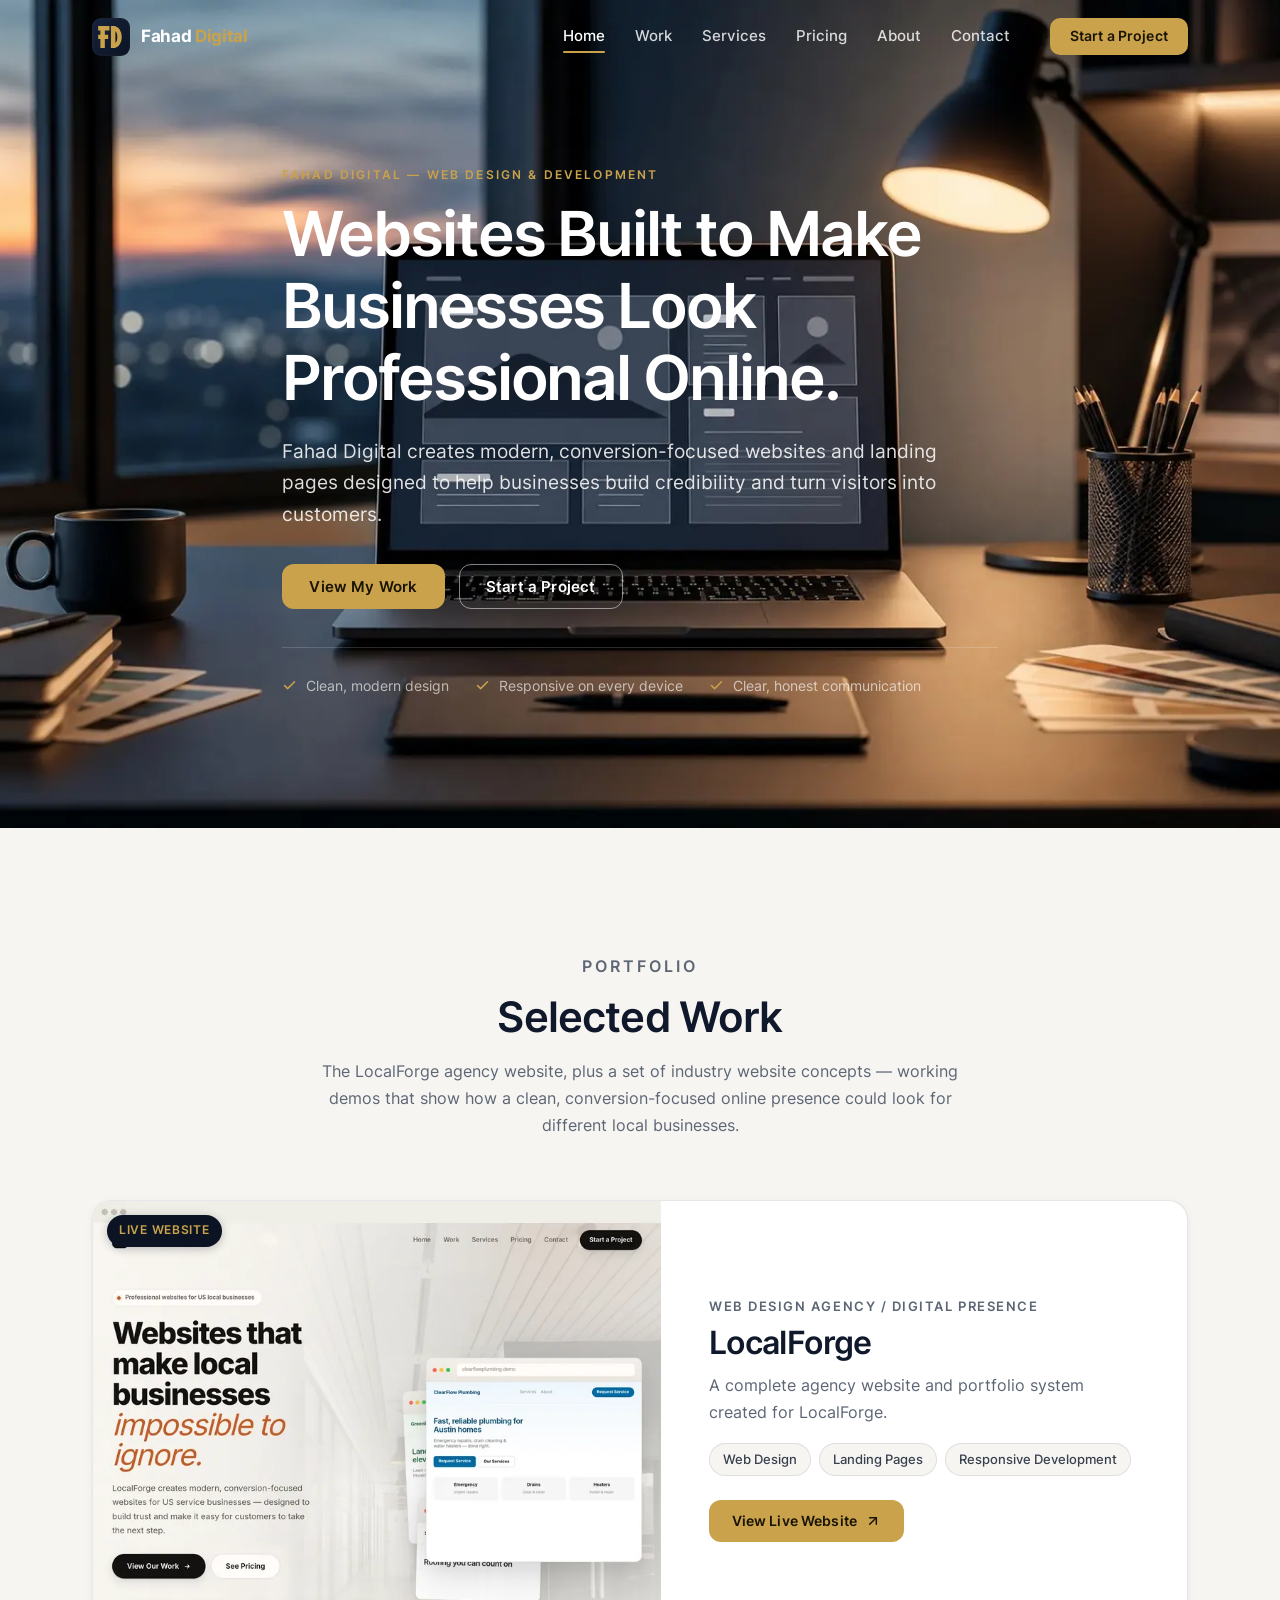
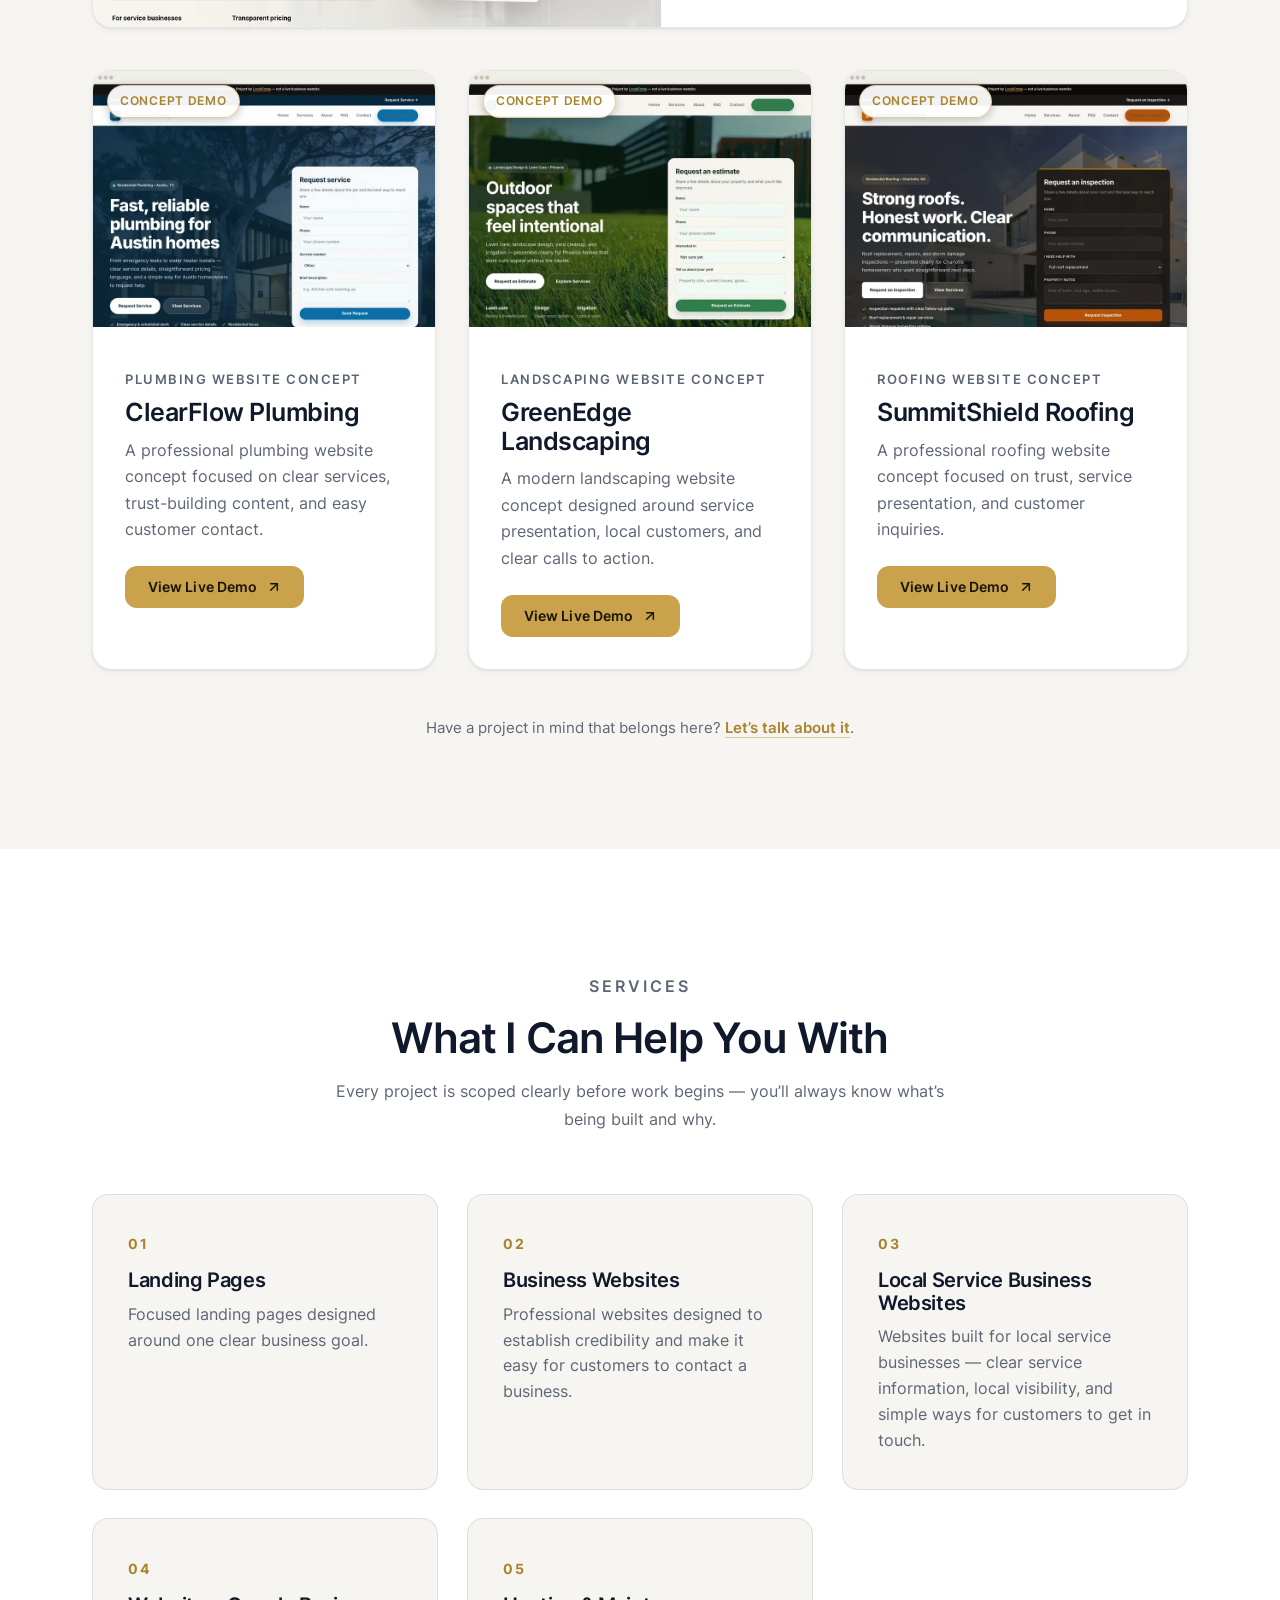
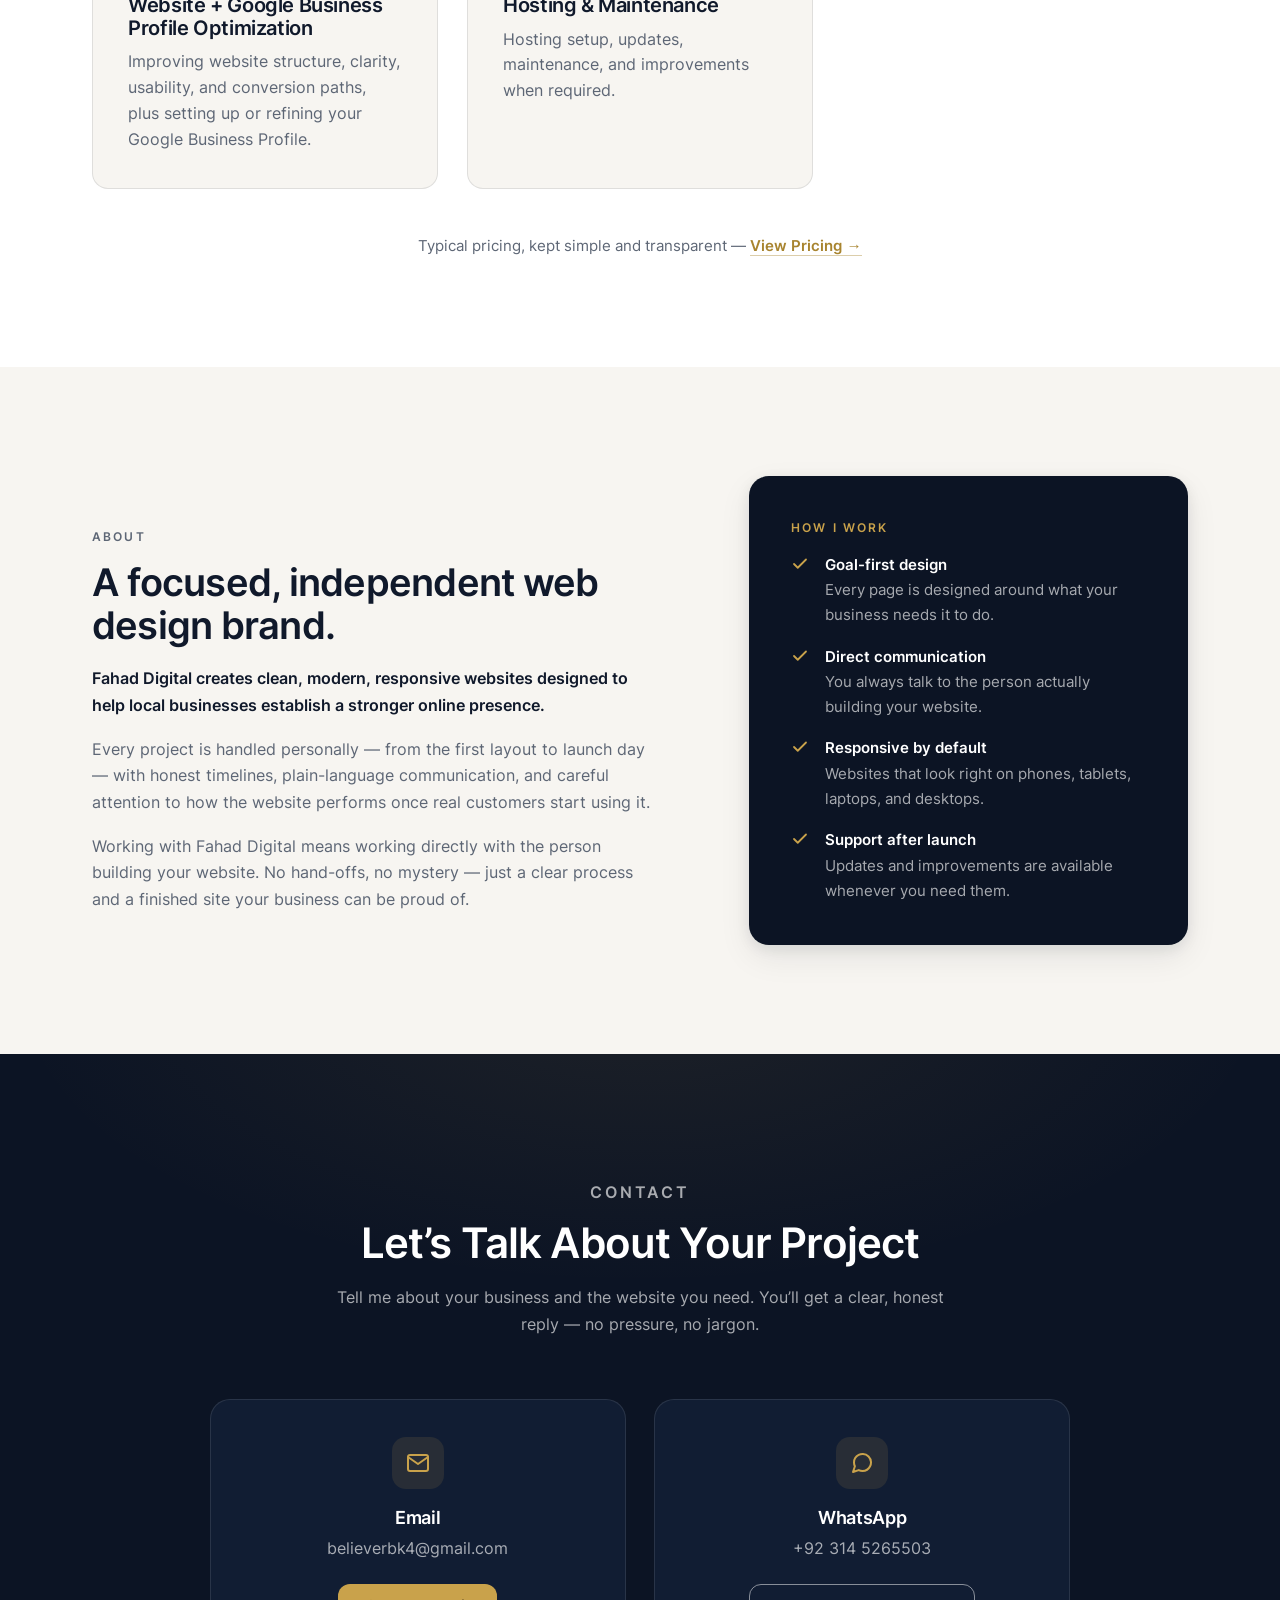
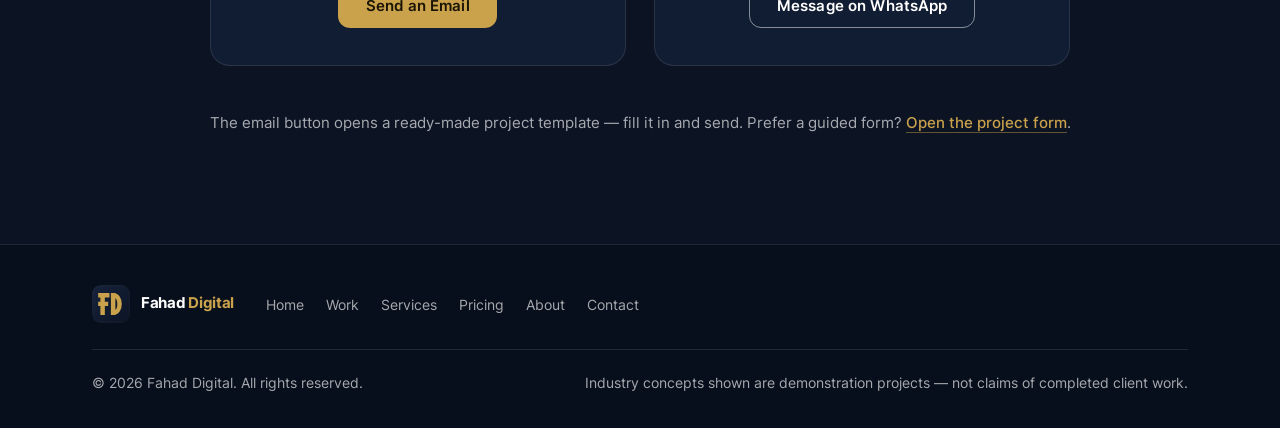
<file: fahaddigital/index.html>
<!DOCTYPE html>
<html lang="en">
<head>
  <meta charset="UTF-8">
  <meta name="viewport" content="width=device-width, initial-scale=1.0">

  <!-- Primary SEO -->
  <title>Fahad Digital — Professional Web Design & Business Websites</title>

  <meta
    name="description"
    content="Fahad Digital creates professional, modern, responsive business websites, landing pages, and conversion-focused web experiences for businesses and local service brands."
  >

  <meta name="robots" content="index, follow">
  <meta name="author" content="Fahad Digital">
  <meta name="theme-color" content="#0c1424">

  <!-- Optional legacy keyword metadata -->
  <!-- Google does not use meta keywords for rankings, but this can help
       other tools understand the site's primary topics. -->
  <meta
    name="keywords"
    content="Fahad Digital, web design, professional web design, business website design, website development, landing page design, responsive web design, custom website design, modern business websites, conversion-focused websites, local business websites, small business web design, website redesign"
  >

  <!-- Canonical URL -->
  <link
    rel="canonical"
    href="https://fahaddigital.vercel.app/"
  >

  <!-- Open Graph / Facebook / LinkedIn -->
  <meta property="og:type" content="website">
  <meta property="og:site_name" content="Fahad Digital">

  <meta
    property="og:title"
    content="Fahad Digital — Professional Web Design & Business Websites"
  >

  <meta
    property="og:description"
    content="Professional, modern and responsive websites, landing pages, and conversion-focused web experiences by Fahad Digital."
  >

  <meta
    property="og:url"
    content="https://fahaddigital.vercel.app/"
  >

  <meta
    property="og:image"
    content="https://fahaddigital.vercel.app/assets/img/og-image.jpg"
  >

  <meta property="og:image:width" content="1200">
  <meta property="og:image:height" content="630">

  <meta
    property="og:image:alt"
    content="Fahad Digital — Professional Web Design"
  >

  <meta property="og:locale" content="en_US">

  <!-- Google Search Console -->
  <meta
    name="google-site-verification"
    content="b0sYwV6HYARf01KJJnlYs-hqQFMCKKGSpa9C9MmKrk0"
  >

  <!-- Twitter / X -->
  <meta name="twitter:card" content="summary_large_image">

  <meta
    name="twitter:title"
    content="Fahad Digital — Professional Web Design & Business Websites"
  >

  <meta
    name="twitter:description"
    content="Professional, modern and responsive websites, landing pages, and conversion-focused web experiences by Fahad Digital."
  >

  <meta
    name="twitter:image"
    content="https://fahaddigital.vercel.app/assets/img/og-image.jpg"
  >

  <meta
    name="twitter:image:alt"
    content="Fahad Digital — Professional Web Design"
  >

 <!-- Favicons / App Icons -->
<link
  rel="icon"
  href="assets/img/favicon.ico"
  sizes="any"
>

<link
  rel="icon"
  type="image/svg+xml"
  href="assets/img/logo.svg"
>

<link
  rel="icon"
  type="image/png"
  sizes="32x32"
  href="assets/img/favicon-32x32.png"
>

<link
  rel="icon"
  type="image/png"
  sizes="16x16"
  href="assets/img/favicon-16x16.png"
>

<link
  rel="apple-touch-icon"
  sizes="180x180"
  href="assets/img/apple-touch-icon.png"
>

<link
  rel="manifest"
  href="assets/img/site.webmanifest"
>

<!-- Fonts -->
<link rel="preconnect" href="https://fonts.googleapis.com">

<link
  rel="preconnect"
  href="https://fonts.gstatic.com"
  crossorigin
>

<link
  href="https://fonts.googleapis.com/css2?family=Inter:wght@400;500;600;700;800&display=swap"
  rel="stylesheet"
>
  
  <!-- Performance: Hero Image -->
  <link
    rel="preload"
    as="image"
    href="assets/img/hero-1600.webp"
    imagesrcset="
      assets/img/hero-768.webp 768w,
      assets/img/hero-1100.webp 1100w,
      assets/img/hero-1600.webp 1600w
    "
    imagesizes="100vw"
    fetchpriority="high"
  >

  <!-- Performance: Critical Fonts -->
  <link
    rel="preload"
    as="font"
    type="font/woff2"
    href="assets/fonts/inter-400.woff2"
    crossorigin
  >

  <link
    rel="preload"
    as="font"
    type="font/woff2"
    href="assets/fonts/inter-600.woff2"
    crossorigin
  >

  <!-- Structured Data / JSON-LD -->
  <script type="application/ld+json">
  {
    "@context": "https://schema.org",
    "@graph": [
      {
        "@type": "Organization",
        "@id": "https://fahaddigital.vercel.app/#organization",
        "name": "Fahad Digital",
        "url": "https://fahaddigital.vercel.app/",
        "description": "Independent web design brand creating professional, modern and responsive business websites, landing pages and conversion-focused web experiences.",
        "logo": {
          "@type": "ImageObject",
          "url": "https://fahaddigital.vercel.app/assets/favicons/logo.svg"
        }
      },
      {
        "@type": "WebSite",
        "@id": "https://fahaddigital.vercel.app/#website",
        "url": "https://fahaddigital.vercel.app/",
        "name": "Fahad Digital",
        "description": "Professional web design, business websites and landing pages by Fahad Digital.",
        "publisher": {
          "@id": "https://fahaddigital.vercel.app/#organization"
        },
        "inLanguage": "en-US"
      },
      {
        "@type": "WebPage",
        "@id": "https://fahaddigital.vercel.app/#webpage",
        "url": "https://fahaddigital.vercel.app/",
        "name": "Fahad Digital — Professional Web Design & Business Websites",
        "description": "Professional, modern and responsive websites, landing pages and conversion-focused web experiences by Fahad Digital.",
        "isPartOf": {
          "@id": "https://fahaddigital.vercel.app/#website"
        },
        "about": {
          "@id": "https://fahaddigital.vercel.app/#organization"
        },
        "inLanguage": "en-US"
      }
    ]
  }
  </script>

  <!-- Main Stylesheet -->
  <link
    rel="stylesheet"
    href="css/main.css"
  >
</head>

<body>
  <a class="skip-link" href="#main">Skip to main content</a>

  <!-- ================= Header ================= -->
  <header class="site-header">
    <div class="container header-inner">
      <a class="brand" href="#home" aria-label="Fahad Digital — back to top">
        <img class="brand-mark" src="assets/img/logo.svg" width="38" height="38" alt="Fahad Digital logo">
        <span class="brand-text">Fahad&nbsp;<em>Digital</em></span>
      </a>

      <nav class="site-nav" aria-label="Primary navigation">
        <ul>
          <li><a href="#home">Home</a></li>
          <li><a href="#work">Work</a></li>
          <li><a href="#services">Services</a></li>
          <li><a href="pricing.html">Pricing</a></li>
          <li><a href="#about">About</a></li>
          <li><a href="#contact">Contact</a></li>
        </ul>
      </nav>

      <a class="btn btn--primary btn--small header-cta" href="#contact">Start a Project</a>

      <button class="nav-toggle" type="button" aria-expanded="false" aria-controls="mobile-menu" aria-label="Open menu">
        <span class="bars" aria-hidden="true"></span>
      </button>
    </div>
  </header>

  <!-- ================= Mobile menu ================= -->
  <div class="mobile-menu" id="mobile-menu" aria-hidden="true" aria-label="Mobile navigation">
    <nav aria-label="Mobile navigation">
      <ul>
        <li><a href="#home">Home</a></li>
        <li><a href="#work">Work</a></li>
        <li><a href="#services">Services</a></li>
        <li><a href="pricing.html">Pricing</a></li>
        <li><a href="#about">About</a></li>
        <li><a href="#contact">Contact</a></li>
      </ul>
    </nav>
    <a class="btn btn--primary menu-cta" href="#contact">Start a Project</a>
    <p class="menu-contact">
      Prefer to write first?
      <a href="mailto:believerbk4@gmail.com?subject=Fahad%20Digital%20%E2%80%94%20Project%20Inquiry">believerbk4@gmail.com</a>
    </p>
  </div>

  <main id="main">
    <!-- ================= Hero ================= -->
    <section class="hero" id="home" aria-label="Introduction">
      <div class="hero-media" aria-hidden="true">
        <img src="assets/img/hero-1600.webp"
             srcset="assets/img/hero-768.webp 768w,
                     assets/img/hero-1100.webp 1100w,
                     assets/img/hero-1600.webp 1600w"
             sizes="100vw"
             width="1600" height="900"
             alt="A modern web design workspace at dusk, with a laptop displaying a clean website wireframe"
             fetchpriority="high" decoding="async">
        <div class="hero-overlay"></div>
      </div>

      <div class="container hero-inner">
        <p class="eyebrow" data-reveal>Fahad Digital — Web Design &amp; Development</p>
        <h1 data-reveal>Websites Built to Make Businesses Look Professional Online.</h1>
        <p class="hero-sub" data-reveal>
          Fahad Digital creates modern, conversion-focused websites and landing pages designed
          to help businesses build credibility and turn visitors into customers.
        </p>
        <div class="hero-actions" data-reveal>
          <a class="btn btn--primary" href="#work">View My Work</a>
          <a class="btn btn--outline-light" href="#contact">Start a Project</a>
        </div>
        <ul class="hero-points" data-reveal>
          <li>
            <svg viewBox="0 0 24 24" fill="none" stroke="currentColor" stroke-width="2.4" stroke-linecap="round" stroke-linejoin="round" aria-hidden="true"><polyline points="20 6 9 17 4 12"></polyline></svg>
            Clean, modern design
          </li>
          <li>
            <svg viewBox="0 0 24 24" fill="none" stroke="currentColor" stroke-width="2.4" stroke-linecap="round" stroke-linejoin="round" aria-hidden="true"><polyline points="20 6 9 17 4 12"></polyline></svg>
            Responsive on every device
          </li>
          <li>
            <svg viewBox="0 0 24 24" fill="none" stroke="currentColor" stroke-width="2.4" stroke-linecap="round" stroke-linejoin="round" aria-hidden="true"><polyline points="20 6 9 17 4 12"></polyline></svg>
            Clear, honest communication
          </li>
        </ul>
      </div>
    </section>

    <!-- ================= Selected Work ================= -->
    <section class="section section--work" id="work" aria-labelledby="work-heading">
      <div class="container">
        <div class="section-head" data-reveal>
          <p class="eyebrow">Portfolio</p>
          <h2 id="work-heading">Selected Work</h2>
          <p>The LocalForge agency website, plus a set of industry website concepts — working demos that show how a clean, conversion-focused online presence could look for different local businesses.</p>
        </div>

        <!-- Featured project: LocalForge -->
        <article class="project project--featured" data-reveal>
          <a class="project-media" href="https://localforgeweb.vercel.app" aria-label="Visit the LocalForge live website" target="_blank" rel="noopener noreferrer">
            <img src="assets/img/project-localforge-800.webp"
                 srcset="assets/img/project-localforge-800.webp 800w,
                         assets/img/project-localforge-1200.webp 1200w"
                 sizes="(max-width: 1023px) 100vw, 50vw"
                 width="800" height="600"
                 alt="Homepage screenshot of the LocalForge web design agency website"
                 loading="lazy" decoding="async">
            <span class="project-badge">Live Website</span>
          </a>
          <div class="project-body">
            <p class="project-cat">Web Design Agency / Digital Presence</p>
            <h3><a href="https://localforgeweb.vercel.app" target="_blank" rel="noopener noreferrer">LocalForge</a></h3>
            <p>A complete agency website and portfolio system created for LocalForge.</p>
            <ul class="chips" aria-label="Services provided">
              <li>Web Design</li>
              <li>Landing Pages</li>
              <li>Responsive Development</li>
            </ul>
            <div class="project-actions">
              <a class="btn btn--primary" href="https://localforgeweb.vercel.app" target="_blank" rel="noopener noreferrer">
                View Live Website
                <svg viewBox="0 0 24 24" fill="none" stroke="currentColor" stroke-width="2.2" stroke-linecap="round" stroke-linejoin="round" aria-hidden="true"><line x1="7" y1="17" x2="17" y2="7"></line><polyline points="7 7 17 7 17 17"></polyline></svg>
              </a>
            </div>
          </div>
        </article>

        <!-- Industry website concepts (working demos) -->
        <div class="project-grid">
          <article class="project" data-reveal>
            <a class="project-media" href="https://localforgeweb.vercel.app/demos/clearflow/index.html" aria-label="View the ClearFlow Plumbing live demo" target="_blank" rel="noopener noreferrer">
              <img src="assets/img/project-clearflow-800.webp"
                   srcset="assets/img/project-clearflow-800.webp 800w,
                           assets/img/project-clearflow-1200.webp 1200w"
                   sizes="(max-width: 640px) 100vw, (max-width: 940px) 50vw, 33vw"
                   width="800" height="600"
                   alt="Homepage screenshot of the ClearFlow Plumbing website concept demo"
                   loading="lazy" decoding="async">
              <span class="project-badge project-badge--demo">Concept Demo</span>
            </a>
            <div class="project-body">
              <p class="project-cat">Plumbing Website Concept</p>
              <h3><a href="https://localforgeweb.vercel.app/demos/clearflow/index.html" target="_blank" rel="noopener noreferrer">ClearFlow Plumbing</a></h3>
              <p>A professional plumbing website concept focused on clear services, trust-building content, and easy customer contact.</p>
              <div class="project-actions">
                <a class="btn btn--primary" href="https://localforgeweb.vercel.app/demos/clearflow/index.html" target="_blank" rel="noopener noreferrer">
                  View Live Demo
                  <svg viewBox="0 0 24 24" fill="none" stroke="currentColor" stroke-width="2.2" stroke-linecap="round" stroke-linejoin="round" aria-hidden="true"><line x1="7" y1="17" x2="17" y2="7"></line><polyline points="7 7 17 7 17 17"></polyline></svg>
                </a>
              </div>
            </div>
          </article>

          <article class="project" data-reveal>
            <a class="project-media" href="https://localforgeweb.vercel.app/demos/greenedge/index.html" aria-label="View the GreenEdge Landscaping live demo" target="_blank" rel="noopener noreferrer">
              <img src="assets/img/project-greenedge-800.webp"
                   srcset="assets/img/project-greenedge-800.webp 800w,
                           assets/img/project-greenedge-1200.webp 1200w"
                   sizes="(max-width: 640px) 100vw, (max-width: 940px) 50vw, 33vw"
                   width="800" height="600"
                   alt="Homepage screenshot of the GreenEdge Landscaping website concept demo"
                   loading="lazy" decoding="async">
              <span class="project-badge project-badge--demo">Concept Demo</span>
            </a>
            <div class="project-body">
              <p class="project-cat">Landscaping Website Concept</p>
              <h3><a href="https://localforgeweb.vercel.app/demos/greenedge/index.html" target="_blank" rel="noopener noreferrer">GreenEdge Landscaping</a></h3>
              <p>A modern landscaping website concept designed around service presentation, local customers, and clear calls to action.</p>
              <div class="project-actions">
                <a class="btn btn--primary" href="https://localforgeweb.vercel.app/demos/greenedge/index.html" target="_blank" rel="noopener noreferrer">
                  View Live Demo
                  <svg viewBox="0 0 24 24" fill="none" stroke="currentColor" stroke-width="2.2" stroke-linecap="round" stroke-linejoin="round" aria-hidden="true"><line x1="7" y1="17" x2="17" y2="7"></line><polyline points="7 7 17 7 17 17"></polyline></svg>
                </a>
              </div>
            </div>
          </article>

          <article class="project" data-reveal>
            <a class="project-media" href="https://localforgeweb.vercel.app/demos/summitshield/index.html" aria-label="View the SummitShield Roofing live demo" target="_blank" rel="noopener noreferrer">
              <img src="assets/img/project-summitshield-800.webp"
                   srcset="assets/img/project-summitshield-800.webp 800w,
                           assets/img/project-summitshield-1200.webp 1200w"
                   sizes="(max-width: 640px) 100vw, (max-width: 940px) 50vw, 33vw"
                   width="800" height="600"
                   alt="Homepage screenshot of the SummitShield Roofing website concept demo"
                   loading="lazy" decoding="async">
              <span class="project-badge project-badge--demo">Concept Demo</span>
            </a>
            <div class="project-body">
              <p class="project-cat">Roofing Website Concept</p>
              <h3><a href="https://localforgeweb.vercel.app/demos/summitshield/index.html" target="_blank" rel="noopener noreferrer">SummitShield Roofing</a></h3>
              <p>A professional roofing website concept focused on trust, service presentation, and customer inquiries.</p>
              <div class="project-actions">
                <a class="btn btn--primary" href="https://localforgeweb.vercel.app/demos/summitshield/index.html" target="_blank" rel="noopener noreferrer">
                  View Live Demo
                  <svg viewBox="0 0 24 24" fill="none" stroke="currentColor" stroke-width="2.2" stroke-linecap="round" stroke-linejoin="round" aria-hidden="true"><line x1="7" y1="17" x2="17" y2="7"></line><polyline points="7 7 17 7 17 17"></polyline></svg>
                </a>
              </div>
            </div>
          </article>
        </div>

        <p class="work-footnote" data-reveal>
          Have a project in mind that belongs here? <a href="#contact">Let’s talk about it</a>.
        </p>
      </div>
    </section>

    <!-- ================= Services ================= -->
    <section class="section section--services" id="services" aria-labelledby="services-heading">
      <div class="container">
        <div class="section-head" data-reveal>
          <p class="eyebrow">Services</p>
          <h2 id="services-heading">What I Can Help You With</h2>
          <p>Every project is scoped clearly before work begins — you’ll always know what’s being built and why.</p>
        </div>

        <ol class="services-grid">
          <li class="service" data-reveal>
            <span class="service-num" aria-hidden="true">01</span>
            <h3>Landing Pages</h3>
            <p>Focused landing pages designed around one clear business goal.</p>
          </li>
          <li class="service" data-reveal>
            <span class="service-num" aria-hidden="true">02</span>
            <h3>Business Websites</h3>
            <p>Professional websites designed to establish credibility and make it easy for customers to contact a business.</p>
          </li>
          <li class="service" data-reveal>
            <span class="service-num" aria-hidden="true">03</span>
            <h3>Local Service Business Websites</h3>
            <p>Websites built for local service businesses — clear service information, local visibility, and simple ways for customers to get in touch.</p>
          </li>
          <li class="service" data-reveal>
            <span class="service-num" aria-hidden="true">04</span>
            <h3>Website + Google Business Profile Optimization</h3>
            <p>Improving website structure, clarity, usability, and conversion paths, plus setting up or refining your Google Business Profile.</p>
          </li>
          <li class="service" data-reveal>
            <span class="service-num" aria-hidden="true">05</span>
            <h3>Hosting &amp; Maintenance</h3>
            <p>Hosting setup, updates, maintenance, and improvements when required.</p>
          </li>
        </ol>

        <p class="section-cta" data-reveal>Typical pricing, kept simple and transparent — <a href="pricing.html">View Pricing →</a></p>
      </div>
    </section>

    <!-- ================= About ================= -->
    <section class="section section--about" id="about" aria-labelledby="about-heading">
      <div class="container about-grid">
        <div class="about-copy" data-reveal>
          <p class="eyebrow">About</p>
          <h2 id="about-heading">A focused, independent web design brand.</h2>
          <p>
            <strong>Fahad Digital creates clean, modern, responsive websites designed to
            help local businesses establish a stronger online presence.</strong>
          </p>
          <p>
            Every project is handled personally — from the first layout to launch day — with
            honest timelines, plain-language communication, and careful attention to how the
            website performs once real customers start using it.
          </p>
          <p>
            Working with Fahad Digital means working directly with the person building your
            website. No hand-offs, no mystery — just a clear process and a finished site your
            business can be proud of.
          </p>
        </div>

        <aside class="about-card" data-reveal aria-label="How I work">
          <p class="eyebrow">How I Work</p>
          <ul>
            <li>
              <svg viewBox="0 0 24 24" fill="none" stroke="currentColor" stroke-width="2.4" stroke-linecap="round" stroke-linejoin="round" aria-hidden="true"><polyline points="20 6 9 17 4 12"></polyline></svg>
              <span><strong>Goal-first design</strong> Every page is designed around what your business needs it to do.</span>
            </li>
            <li>
              <svg viewBox="0 0 24 24" fill="none" stroke="currentColor" stroke-width="2.4" stroke-linecap="round" stroke-linejoin="round" aria-hidden="true"><polyline points="20 6 9 17 4 12"></polyline></svg>
              <span><strong>Direct communication</strong> You always talk to the person actually building your website.</span>
            </li>
            <li>
              <svg viewBox="0 0 24 24" fill="none" stroke="currentColor" stroke-width="2.4" stroke-linecap="round" stroke-linejoin="round" aria-hidden="true"><polyline points="20 6 9 17 4 12"></polyline></svg>
              <span><strong>Responsive by default</strong> Websites that look right on phones, tablets, laptops, and desktops.</span>
            </li>
            <li>
              <svg viewBox="0 0 24 24" fill="none" stroke="currentColor" stroke-width="2.4" stroke-linecap="round" stroke-linejoin="round" aria-hidden="true"><polyline points="20 6 9 17 4 12"></polyline></svg>
              <span><strong>Support after launch</strong> Updates and improvements are available whenever you need them.</span>
            </li>
          </ul>
        </aside>
      </div>
    </section>

    <!-- ================= Contact ================= -->
    <section class="section section--contact" id="contact" aria-labelledby="contact-heading">
      <div class="container">
        <div class="section-head" data-reveal>
          <p class="eyebrow">Contact</p>
          <h2 id="contact-heading">Let’s Talk About Your Project</h2>
          <p>Tell me about your business and the website you need. You’ll get a clear, honest reply — no pressure, no jargon.</p>
        </div>

        <div class="contact-grid">
          <div class="contact-card" data-reveal>
            <span class="contact-icon" aria-hidden="true">
              <svg viewBox="0 0 24 24" fill="none" stroke="currentColor" stroke-width="2" stroke-linecap="round" stroke-linejoin="round"><rect x="2" y="4" width="20" height="16" rx="2"></rect><polyline points="22,6 12,13 2,6"></polyline></svg>
            </span>
            <h3>Email</h3>
            <p class="contact-value">believerbk4@gmail.com</p>
            <a class="btn btn--primary"
               href="mailto:believerbk4@gmail.com?subject=Fahad%20Digital%20%E2%80%94%20Project%20Inquiry&body=Hi%20Fahad%20Digital%2C%0A%0AI%27d%20like%20to%20discuss%20a%20website%20project.%0A%0ABusiness%20name%3A%0AWebsite%2Fservice%20needed%3A%0AMessage%3A%0A%0AThanks%2C"
               aria-label="Send an email to Fahad Digital at believerbk4@gmail.com">
              Send an Email
            </a>
          </div>

          <div class="contact-card" data-reveal>
            <span class="contact-icon" aria-hidden="true">
              <svg viewBox="0 0 24 24" fill="none" stroke="currentColor" stroke-width="2" stroke-linecap="round" stroke-linejoin="round"><path d="M21 11.5a8.38 8.38 0 0 1-.9 3.8 8.5 8.5 0 0 1-7.6 4.7 8.38 8.38 0 0 1-3.8-.9L3 21l1.9-5.7a8.38 8.38 0 0 1-.9-3.8 8.5 8.5 0 0 1 4.7-7.6 8.38 8.38 0 0 1 3.8-.9h.5a8.48 8.48 0 0 1 8 8v.5z"></path></svg>
            </span>
            <h3>WhatsApp</h3>
            <p class="contact-value">+92 314 5265503</p>
            <a class="btn btn--outline-light"
               href="https://wa.me/923145265503?text=Hi%20Fahad%20Digital%2C%0A%0AI%27d%20like%20to%20discuss%20a%20website%20project."
               target="_blank" rel="noopener"
               aria-label="Message Fahad Digital on WhatsApp at plus 92 314 5265503">
              Message on WhatsApp
            </a>
          </div>
        </div>

        <p class="contact-note" data-reveal>
          The email button opens a ready-made project template — fill it in and send. Prefer a guided form? <a href="contact.html">Open the project form</a>.
        </p>
      </div>
    </section>
  </main>

  <!-- ================= Footer ================= -->
  <footer class="site-footer">
    <div class="container">
      <div class="footer-inner">
        <a class="brand" href="#home" aria-label="Fahad Digital — back to top">
          <img class="brand-mark" src="assets/img/logo.svg" width="32" height="32" alt="Fahad Digital logo">
          <span class="brand-text">Fahad&nbsp;<em>Digital</em></span>
        </a>
        <nav class="footer-nav" aria-label="Footer navigation">
          <ul>
            <li><a href="#home">Home</a></li>
            <li><a href="#work">Work</a></li>
            <li><a href="#services">Services</a></li>
            <li><a href="pricing.html">Pricing</a></li>
            <li><a href="#about">About</a></li>
            <li><a href="#contact">Contact</a></li>
          </ul>
        </nav>
      </div>
      <div class="footer-bottom">
        <p>© 2026 Fahad Digital. All rights reserved.</p>
        <p>Industry concepts shown are demonstration projects — not claims of completed client work.</p>
      </div>
    </div>
  </footer>

  <script src="js/main.js" defer></script>
</body>
</html>
</file>
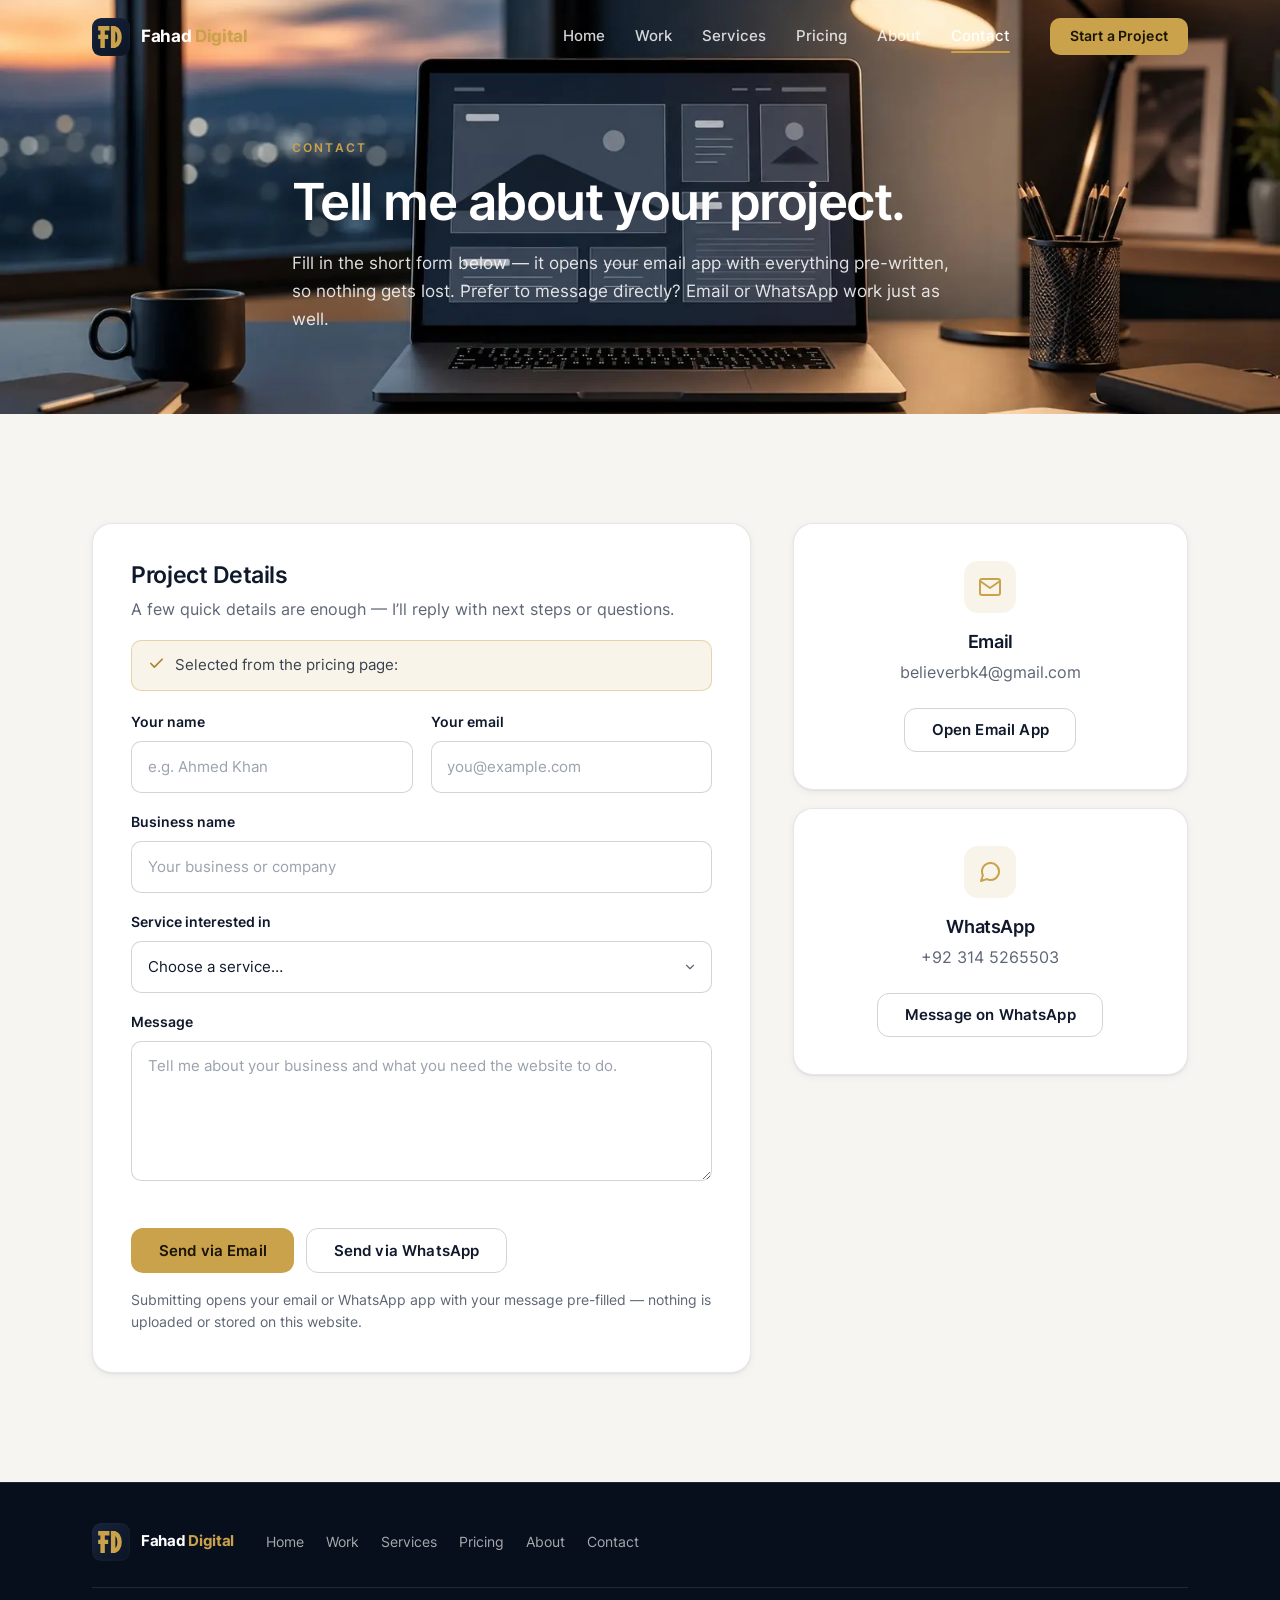
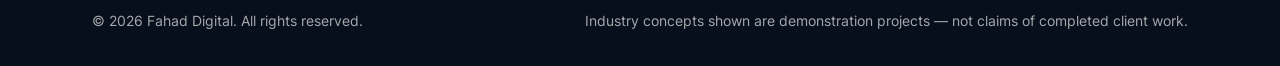
<file: fahaddigital/contact.html>
<!DOCTYPE html>
<html lang="en">
<head>
  <meta charset="UTF-8">
  <meta name="viewport" content="width=device-width, initial-scale=1.0">

  <!-- Primary SEO -->
  <title>Contact — Fahad Digital</title>
  <meta name="description" content="Start a website project with Fahad Digital — send your business details through the short project form, by email, or on WhatsApp.">
  <meta name="robots" content="index, follow">
  <link rel="canonical" href="https://fahaddigital.vercel.app/contact.html">
  <meta name="theme-color" content="#0c1424">
  <meta name="author" content="Fahad Digital">

  <!-- Open Graph -->
  <meta property="og:type" content="website">
  <meta property="og:site_name" content="Fahad Digital">
  <meta property="og:title" content="Contact — Fahad Digital">
  <meta property="og:description" content="Start a website project with Fahad Digital — short project form, email, or WhatsApp.">
  <meta property="og:url" content="https://fahaddigital.vercel.app/contact.html">
  <meta property="og:image" content="https://fahaddigital.vercel.app/assets/img/og-image.jpg">
  <meta property="og:image:width" content="1200">
  <meta property="og:image:height" content="630">
  <meta property="og:image:alt" content="Fahad Digital — start a website project">

  <!-- Twitter / X -->
  <meta name="twitter:card" content="summary_large_image">
  <meta name="twitter:title" content="Contact — Fahad Digital">
  <meta name="twitter:description" content="Start a website project with Fahad Digital — short project form, email, or WhatsApp.">
  <meta name="twitter:image" content="https://fahaddigital.vercel.app/assets/img/og-image.jpg">
  <meta name="twitter:image:alt" content="Fahad Digital — start a website project">

  <!-- Favicon / branding -->
  <link rel="icon" href="assets/img/favicon.ico" sizes="any">
  <link rel="icon" type="image/svg+xml" href="assets/img/logo.svg">
  <link rel="icon" type="image/png" sizes="32x32" href="assets/img/favicon-32x32.png">
  <link rel="icon" type="image/png" sizes="16x16" href="assets/img/favicon-16x16.png">
  <link rel="apple-touch-icon" href="assets/img/apple-touch-icon.png">
  <link rel="manifest" href="site.webmanifest">

  <!-- Performance: preload banner image + critical fonts -->
  <link rel="preload" as="image"
        href="assets/img/hero-1600.webp"
        imagesrcset="assets/img/hero-768.webp 768w, assets/img/hero-1100.webp 1100w, assets/img/hero-1600.webp 1600w"
        imagesizes="100vw" fetchpriority="high">
  <link rel="preload" as="font" type="font/woff2" href="assets/fonts/inter-400.woff2" crossorigin>
  <link rel="preload" as="font" type="font/woff2" href="assets/fonts/inter-600.woff2" crossorigin>

  <link rel="stylesheet" href="css/main.css">
</head>

<body>
  <a class="skip-link" href="#main">Skip to main content</a>

  <!-- ================= Header ================= -->
  <header class="site-header">
    <div class="container header-inner">
      <a class="brand" href="index.html#home" aria-label="Fahad Digital — homepage">
        <img class="brand-mark" src="assets/img/logo.svg" width="38" height="38" alt="Fahad Digital logo">
        <span class="brand-text">Fahad&nbsp;<em>Digital</em></span>
      </a>

      <nav class="site-nav" aria-label="Primary navigation">
        <ul>
          <li><a href="index.html#home">Home</a></li>
          <li><a href="index.html#work">Work</a></li>
          <li><a href="index.html#services">Services</a></li>
          <li><a href="pricing.html">Pricing</a></li>
          <li><a href="index.html#about">About</a></li>
          <li><a href="contact.html">Contact</a></li>
        </ul>
      </nav>

      <a class="btn btn--primary btn--small header-cta" href="#project-form">Start a Project</a>

      <button class="nav-toggle" type="button" aria-expanded="false" aria-controls="mobile-menu" aria-label="Open menu">
        <span class="bars" aria-hidden="true"></span>
      </button>
    </div>
  </header>

  <!-- ================= Mobile menu ================= -->
  <div class="mobile-menu" id="mobile-menu" aria-hidden="true" aria-label="Mobile navigation">
    <nav aria-label="Mobile navigation">
      <ul>
        <li><a href="index.html#home">Home</a></li>
        <li><a href="index.html#work">Work</a></li>
        <li><a href="index.html#services">Services</a></li>
        <li><a href="pricing.html">Pricing</a></li>
        <li><a href="index.html#about">About</a></li>
        <li><a href="contact.html">Contact</a></li>
      </ul>
    </nav>
    <a class="btn btn--primary menu-cta" href="#project-form">Start a Project</a>
    <p class="menu-contact">
      Prefer to write first?
      <a href="mailto:believerbk4@gmail.com?subject=Fahad%20Digital%20%E2%80%94%20Project%20Inquiry">believerbk4@gmail.com</a>
    </p>
  </div>

  <main id="main">
    <!-- ================= Page hero ================= -->
    <section class="page-hero" aria-label="Contact introduction">
      <div class="hero-media" aria-hidden="true">
        <img src="assets/img/hero-1600.webp"
             srcset="assets/img/hero-768.webp 768w,
                     assets/img/hero-1100.webp 1100w,
                     assets/img/hero-1600.webp 1600w"
             sizes="100vw"
             width="1600" height="900"
             alt=""
             fetchpriority="high" decoding="async">
        <div class="hero-overlay"></div>
      </div>

      <div class="container page-hero-inner">
        <p class="eyebrow" data-reveal>Contact</p>
        <h1 data-reveal>Tell me about your project.</h1>
        <p class="page-hero-sub" data-reveal>
          Fill in the short form below — it opens your email app with everything pre-written,
          so nothing gets lost. Prefer to message directly? Email or WhatsApp work just as well.
        </p>
      </div>
    </section>

    <!-- ================= Contact form + direct options ================= -->
    <section class="section" aria-label="Project form and contact options">
      <div class="container contact-layout">

        <div class="form-card" data-reveal>
          <h2 id="form-heading">Project Details</h2>
          <p>A few quick details are enough — I’ll reply with next steps or questions.</p>

          <div class="service-hint" id="service-hint" hidden>
            <svg viewBox="0 0 24 24" fill="none" stroke="currentColor" stroke-width="2.4" stroke-linecap="round" stroke-linejoin="round" aria-hidden="true"><polyline points="20 6 9 17 4 12"></polyline></svg>
            <span>Selected from the pricing page: <strong id="service-hint-name"></strong></span>
          </div>

          <form class="form-grid" id="project-form" novalidate>
            <div class="field">
              <label for="f-name">Your name</label>
              <input type="text" id="f-name" name="name" autocomplete="name" placeholder="e.g. Ahmed Khan" required>
            </div>
            <div class="field">
              <label for="f-email">Your email</label>
              <input type="email" id="f-email" name="email" autocomplete="email" placeholder="you@example.com" required>
            </div>
            <div class="field field--full">
              <label for="f-business">Business name</label>
              <input type="text" id="f-business" name="business" autocomplete="organization" placeholder="Your business or company">
            </div>
            <div class="field field--full">
              <label for="f-service">Service interested in</label>
              <select id="f-service" name="service" required>
                <option value="" disabled selected>Choose a service…</option>
                <option value="landing-page">Landing Page — $300–$500</option>
                <option value="business-website">5-Page Business Website — $700–$1,200</option>
                <option value="google-business">Website + Google Business Optimization — $1,000–$1,500</option>
                <option value="maintenance">Hosting &amp; Maintenance — $30–$100/month</option>
                <option value="not-sure">Not sure yet — I’d like a recommendation</option>
              </select>
            </div>
            <div class="field field--full">
              <label for="f-message">Message</label>
              <textarea id="f-message" name="message" placeholder="Tell me about your business and what you need the website to do." required></textarea>
            </div>
            <div class="field--full">
              <div class="form-actions">
                <button class="btn btn--primary" type="submit">Send via Email</button>
                <button class="btn btn--outline" type="button" id="wa-send">Send via WhatsApp</button>
              </div>
              <p class="form-fineprint">
                Submitting opens your email or WhatsApp app with your message pre-filled — nothing
                is uploaded or stored on this website.
              </p>
            </div>
          </form>
        </div>

        <aside class="contact-side" aria-label="Direct contact options">
          <div class="contact-card contact-card--light" data-reveal>
            <span class="contact-icon" aria-hidden="true">
              <svg viewBox="0 0 24 24" fill="none" stroke="currentColor" stroke-width="2" stroke-linecap="round" stroke-linejoin="round"><rect x="2" y="4" width="20" height="16" rx="2"></rect><polyline points="22,6 12,13 2,6"></polyline></svg>
            </span>
            <h3>Email</h3>
            <p class="contact-value">believerbk4@gmail.com</p>
            <a class="btn btn--outline"
               href="mailto:believerbk4@gmail.com?subject=Fahad%20Digital%20%E2%80%94%20Project%20Inquiry&body=Hi%20Fahad%20Digital%2C%0A%0AI%27d%20like%20to%20discuss%20a%20website%20project.%0A%0ABusiness%20name%3A%0AWebsite%2Fservice%20needed%3A%0AMessage%3A%0A%0AThanks%2C"
               aria-label="Send an email to Fahad Digital at believerbk4@gmail.com">
              Open Email App
            </a>
          </div>

          <div class="contact-card contact-card--light" data-reveal>
            <span class="contact-icon" aria-hidden="true">
              <svg viewBox="0 0 24 24" fill="none" stroke="currentColor" stroke-width="2" stroke-linecap="round" stroke-linejoin="round"><path d="M21 11.5a8.38 8.38 0 0 1-.9 3.8 8.5 8.5 0 0 1-7.6 4.7 8.38 8.38 0 0 1-3.8-.9L3 21l1.9-5.7a8.38 8.38 0 0 1-.9-3.8 8.5 8.5 0 0 1 4.7-7.6 8.38 8.38 0 0 1 3.8-.9h.5a8.48 8.48 0 0 1 8 8v.5z"></path></svg>
            </span>
            <h3>WhatsApp</h3>
            <p class="contact-value">+92 314 5265503</p>
            <a class="btn btn--outline"
               href="https://wa.me/923145265503?text=Hi%20Fahad%20Digital%2C%0A%0AI%27d%20like%20to%20discuss%20a%20website%20project."
               target="_blank" rel="noopener"
               aria-label="Message Fahad Digital on WhatsApp at plus 92 314 5265503">
              Message on WhatsApp
            </a>
          </div>
        </aside>

      </div>
    </section>
  </main>

  <!-- ================= Footer ================= -->
  <footer class="site-footer">
    <div class="container">
      <div class="footer-inner">
        <a class="brand" href="index.html#home" aria-label="Fahad Digital — homepage">
          <img class="brand-mark" src="assets/img/logo.svg" width="32" height="32" alt="Fahad Digital logo">
          <span class="brand-text">Fahad&nbsp;<em>Digital</em></span>
        </a>
        <nav class="footer-nav" aria-label="Footer navigation">
          <ul>
            <li><a href="index.html#home">Home</a></li>
            <li><a href="index.html#work">Work</a></li>
            <li><a href="index.html#services">Services</a></li>
            <li><a href="pricing.html">Pricing</a></li>
            <li><a href="index.html#about">About</a></li>
            <li><a href="contact.html">Contact</a></li>
          </ul>
        </nav>
      </div>
      <div class="footer-bottom">
        <p>© 2026 Fahad Digital. All rights reserved.</p>
        <p>Industry concepts shown are demonstration projects — not claims of completed client work.</p>
      </div>
    </div>
  </footer>

  <script src="js/main.js" defer></script>
  <script>
    (function () {
      "use strict";

      var SERVICE = "mailto:believerbk4@gmail.com";
      var WA_NUMBER = "923145265503";

      var params = new URLSearchParams(location.search);
      var select = document.getElementById("f-service");
      var hint = document.getElementById("service-hint");
      var hintName = document.getElementById("service-hint-name");
      var form = document.getElementById("project-form");

      /* Pre-select the service passed from pricing.html (?service=...) */
      var requested = params.get("service");
      if (requested && select) {
        for (var i = 0; i < select.options.length; i++) {
          if (select.options[i].value === requested) {
            select.value = requested;
            if (hint && hintName) {
              hintName.textContent = select.options[i].text.split(" — ")[0];
              hint.hidden = false;
            }
            break;
          }
        }
      }

      function value(id) {
        var el = document.getElementById(id);
        return el ? el.value.trim() : "";
      }

      function serviceText() {
        return select.options[select.selectedIndex].text;
      }

      function validate() {
        var missing = [];
        if (!value("f-name")) missing.push("your name");
        if (!value("f-email")) missing.push("your email");
        if (!select.value) missing.push("a service");
        if (!value("f-message")) missing.push("a short message");
        if (missing.length) {
          alert("Please add " + missing.join(", ") + " before sending.");
          return false;
        }
        return true;
      }

      form.addEventListener("submit", function (event) {
        event.preventDefault();
        if (!validate()) return;
        var name = value("f-name");
        var subject = "Fahad Digital — Project Inquiry";
        var body = [
          "Hi Fahad Digital,",
          "",
          "I'd like to discuss a website project.",
          "",
          "Name: " + name,
          "Email: " + value("f-email"),
          "Business name: " + value("f-business"),
          "Service interested in: " + serviceText(),
          "Message: " + value("f-message"),
          "",
          "Thanks,",
          name
        ].join("\n");
        window.location.href = SERVICE +
          "?subject=" + encodeURIComponent(subject) +
          "&body=" + encodeURIComponent(body);
      });

      document.getElementById("wa-send").addEventListener("click", function () {
        if (!validate()) return;
        var text = [
          "Hi Fahad Digital,",
          "",
          "I'd like to discuss a website project.",
          "",
          "Service interested in: " + serviceText(),
          "Business name: " + value("f-business"),
          "Message: " + value("f-message"),
          "",
          "— " + value("f-name") + " (" + value("f-email") + ")"
        ].join("\n");
        window.open("https://wa.me/" + WA_NUMBER + "?text=" + encodeURIComponent(text),
                    "_blank", "noopener");
      });
    })();
  </script>
</body>
</html>
</file>
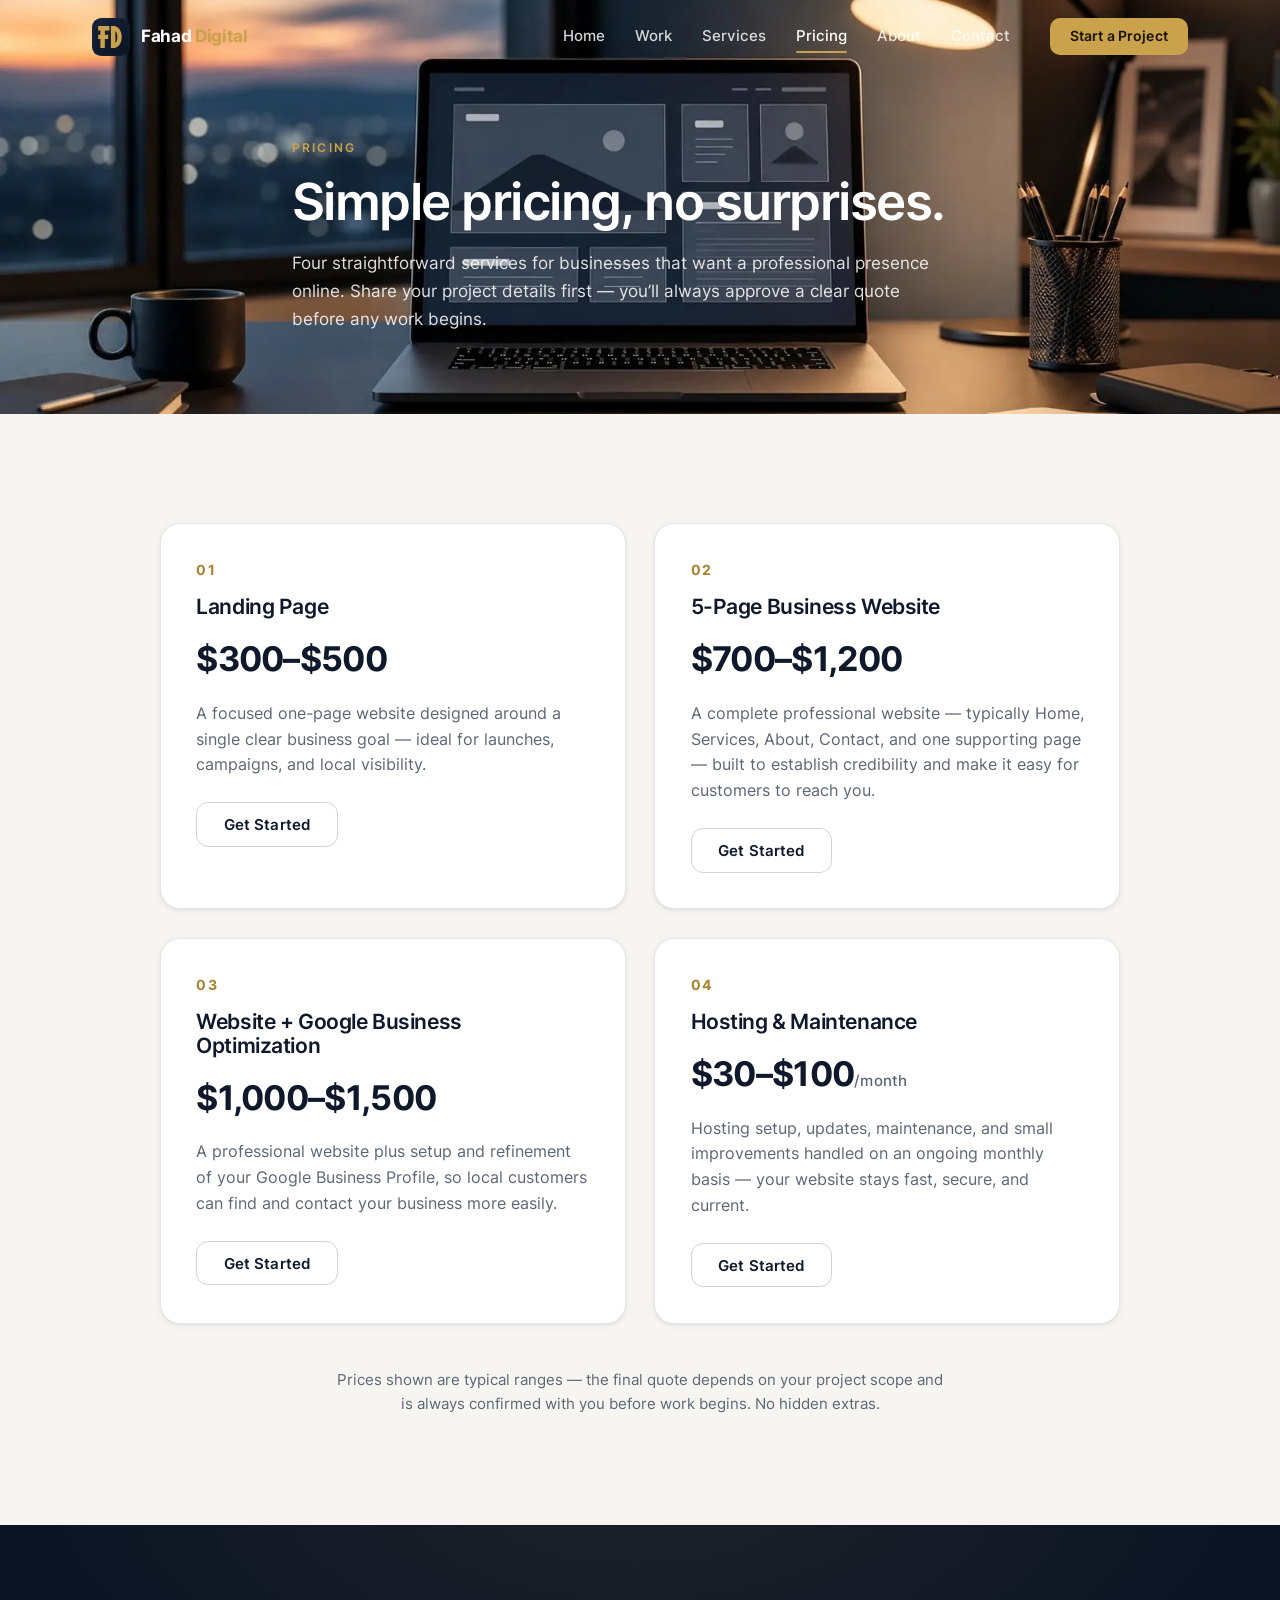
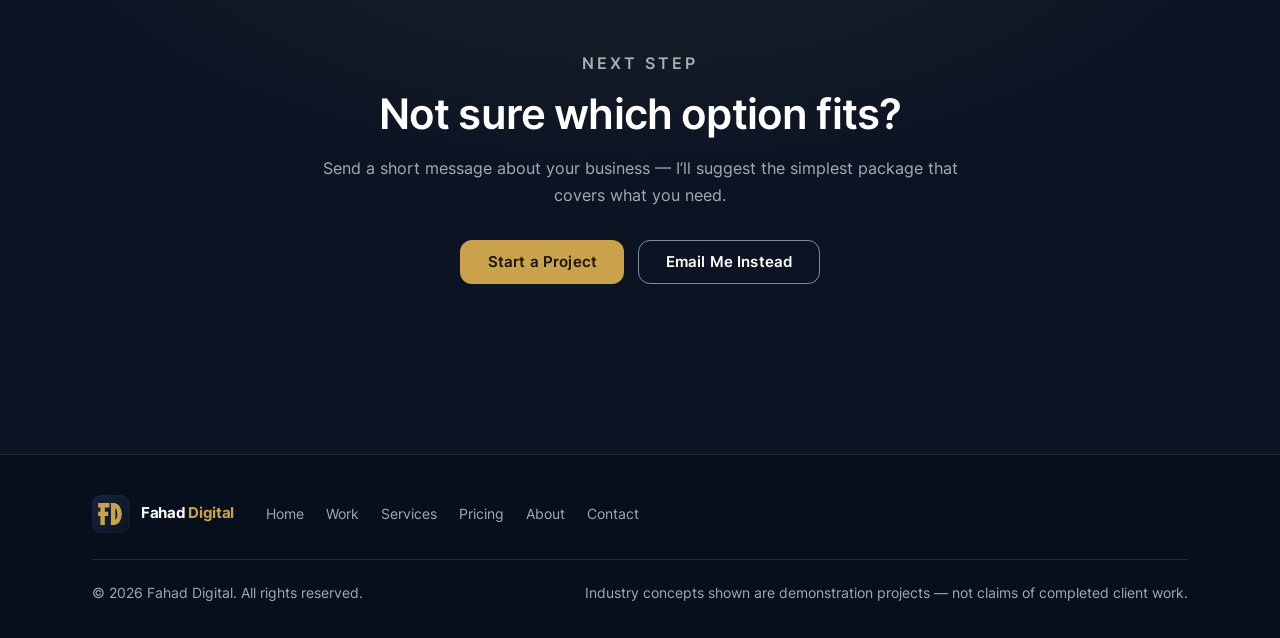
<file: fahaddigital/pricing.html>
<!DOCTYPE html>
<html lang="en">
<head>
  <meta charset="UTF-8">
  <meta name="viewport" content="width=device-width, initial-scale=1.0">

  <!-- Primary SEO -->
  <title>Pricing — Fahad Digital</title>
  <meta name="description" content="Clear pricing for Fahad Digital web design services — landing pages, business websites, website + Google Business optimization, and hosting & maintenance.">
  <meta name="robots" content="index, follow">
  <link rel="canonical" href="https://fahaddigital.vercel.app/pricing.html">
  <meta name="theme-color" content="#0c1424">
  <meta name="author" content="Fahad Digital">

  <!-- Open Graph -->
  <meta property="og:type" content="website">
  <meta property="og:site_name" content="Fahad Digital">
  <meta property="og:title" content="Pricing — Fahad Digital">
  <meta property="og:description" content="Simple, transparent pricing for landing pages, business websites, Google Business optimization, and hosting & maintenance.">
  <meta property="og:url" content="https://fahaddigital.vercel.app/pricing.html">
  <meta property="og:image" content="https://fahaddigital.vercel.app/assets/img/og-image.jpg">
  <meta property="og:image:width" content="1200">
  <meta property="og:image:height" content="630">
  <meta property="og:image:alt" content="Fahad Digital — pricing for professional website design">

  <!-- Twitter / X -->
  <meta name="twitter:card" content="summary_large_image">
  <meta name="twitter:title" content="Pricing — Fahad Digital">
  <meta name="twitter:description" content="Simple, transparent pricing for landing pages, business websites, Google Business optimization, and hosting & maintenance.">
  <meta name="twitter:image" content="https://fahaddigital.vercel.app/assets/img/og-image.jpg">
  <meta name="twitter:image:alt" content="Fahad Digital — pricing for professional website design">

  <!-- Favicon / branding -->
  <link rel="icon" href="assets/img/favicon.ico" sizes="any">
  <link rel="icon" type="image/svg+xml" href="assets/img/logo.svg">
  <link rel="icon" type="image/png" sizes="32x32" href="assets/img/favicon-32x32.png">
  <link rel="icon" type="image/png" sizes="16x16" href="assets/img/favicon-16x16.png">
  <link rel="apple-touch-icon" href="assets/img/apple-touch-icon.png">
  <link rel="manifest" href="site.webmanifest">

  <!-- Performance: preload banner image + critical fonts -->
  <link rel="preload" as="image"
        href="assets/img/hero-1600.webp"
        imagesrcset="assets/img/hero-768.webp 768w, assets/img/hero-1100.webp 1100w, assets/img/hero-1600.webp 1600w"
        imagesizes="100vw" fetchpriority="high">
  <link rel="preload" as="font" type="font/woff2" href="assets/fonts/inter-400.woff2" crossorigin>
  <link rel="preload" as="font" type="font/woff2" href="assets/fonts/inter-600.woff2" crossorigin>

  <link rel="stylesheet" href="css/main.css">
</head>

<body>
  <a class="skip-link" href="#main">Skip to main content</a>

  <!-- ================= Header ================= -->
  <header class="site-header">
    <div class="container header-inner">
      <a class="brand" href="index.html#home" aria-label="Fahad Digital — homepage">
        <img class="brand-mark" src="assets/img/logo.svg" width="38" height="38" alt="Fahad Digital logo">
        <span class="brand-text">Fahad&nbsp;<em>Digital</em></span>
      </a>

      <nav class="site-nav" aria-label="Primary navigation">
        <ul>
          <li><a href="index.html#home">Home</a></li>
          <li><a href="index.html#work">Work</a></li>
          <li><a href="index.html#services">Services</a></li>
          <li><a href="pricing.html">Pricing</a></li>
          <li><a href="index.html#about">About</a></li>
          <li><a href="contact.html">Contact</a></li>
        </ul>
      </nav>

      <a class="btn btn--primary btn--small header-cta" href="contact.html">Start a Project</a>

      <button class="nav-toggle" type="button" aria-expanded="false" aria-controls="mobile-menu" aria-label="Open menu">
        <span class="bars" aria-hidden="true"></span>
      </button>
    </div>
  </header>

  <!-- ================= Mobile menu ================= -->
  <div class="mobile-menu" id="mobile-menu" aria-hidden="true" aria-label="Mobile navigation">
    <nav aria-label="Mobile navigation">
      <ul>
        <li><a href="index.html#home">Home</a></li>
        <li><a href="index.html#work">Work</a></li>
        <li><a href="index.html#services">Services</a></li>
        <li><a href="pricing.html">Pricing</a></li>
        <li><a href="index.html#about">About</a></li>
        <li><a href="contact.html">Contact</a></li>
      </ul>
    </nav>
    <a class="btn btn--primary menu-cta" href="contact.html">Start a Project</a>
    <p class="menu-contact">
      Prefer to write first?
      <a href="mailto:believerbk4@gmail.com?subject=Fahad%20Digital%20%E2%80%94%20Project%20Inquiry">believerbk4@gmail.com</a>
    </p>
  </div>

  <main id="main">
    <!-- ================= Page hero ================= -->
    <section class="page-hero" aria-label="Pricing introduction">
      <div class="hero-media" aria-hidden="true">
        <img src="assets/img/hero-1600.webp"
             srcset="assets/img/hero-768.webp 768w,
                     assets/img/hero-1100.webp 1100w,
                     assets/img/hero-1600.webp 1600w"
             sizes="100vw"
             width="1600" height="900"
             alt=""
             fetchpriority="high" decoding="async">
        <div class="hero-overlay"></div>
      </div>

      <div class="container page-hero-inner">
        <p class="eyebrow" data-reveal>Pricing</p>
        <h1 data-reveal>Simple pricing, no surprises.</h1>
        <p class="page-hero-sub" data-reveal>
          Four straightforward services for businesses that want a professional presence online.
          Share your project details first — you’ll always approve a clear quote before any work begins.
        </p>
      </div>
    </section>

    <!-- ================= Pricing cards ================= -->
    <section class="section" aria-label="Pricing packages">
      <div class="container">
        <div class="pricing-grid">

          <article class="price-card" data-reveal>
            <span class="service-num" aria-hidden="true">01</span>
            <h2 class="price-name">Landing Page</h2>
            <p class="price">$300–$500</p>
            <p class="price-desc">
              A focused one-page website designed around a single clear business goal — ideal for
              launches, campaigns, and local visibility.
            </p>
            <a class="btn btn--outline price-cta" href="contact.html?service=landing-page">Get Started</a>
          </article>

          <article class="price-card" data-reveal>
            <span class="service-num" aria-hidden="true">02</span>
            <h2 class="price-name">5-Page Business Website</h2>
            <p class="price">$700–$1,200</p>
            <p class="price-desc">
              A complete professional website — typically Home, Services, About, Contact, and one
              supporting page — built to establish credibility and make it easy for customers to reach you.
            </p>
            <a class="btn btn--outline price-cta" href="contact.html?service=business-website">Get Started</a>
          </article>

          <article class="price-card" data-reveal>
            <span class="service-num" aria-hidden="true">03</span>
            <h2 class="price-name">Website + Google Business Optimization</h2>
            <p class="price">$1,000–$1,500</p>
            <p class="price-desc">
              A professional website plus setup and refinement of your Google Business Profile,
              so local customers can find and contact your business more easily.
            </p>
            <a class="btn btn--outline price-cta" href="contact.html?service=google-business">Get Started</a>
          </article>

          <article class="price-card" data-reveal>
            <span class="service-num" aria-hidden="true">04</span>
            <h2 class="price-name">Hosting &amp; Maintenance</h2>
            <p class="price">$30–$100<small>/month</small></p>
            <p class="price-desc">
              Hosting setup, updates, maintenance, and small improvements handled on an ongoing
              monthly basis — your website stays fast, secure, and current.
            </p>
            <a class="btn btn--outline price-cta" href="contact.html?service=maintenance">Get Started</a>
          </article>

        </div>

        <p class="pricing-note" data-reveal>
          Prices shown are typical ranges — the final quote depends on your project scope and is
          always confirmed with you before work begins. No hidden extras.
        </p>
      </div>
    </section>

    <!-- ================= CTA band ================= -->
    <section class="section section--contact" aria-label="Questions about pricing">
      <div class="container">
        <div class="section-head" data-reveal>
          <p class="eyebrow">Next Step</p>
          <h2>Not sure which option fits?</h2>
          <p>Send a short message about your business — I’ll suggest the simplest package that covers what you need.</p>
          <div class="cta-actions">
            <a class="btn btn--primary" href="contact.html">Start a Project</a>
            <a class="btn btn--outline-light"
               href="mailto:believerbk4@gmail.com?subject=Fahad%20Digital%20%E2%80%94%20Project%20Inquiry&body=Hi%20Fahad%20Digital%2C%0A%0AI%27d%20like%20to%20discuss%20a%20website%20project.%0A%0ABusiness%20name%3A%0AWebsite%2Fservice%20needed%3A%0AMessage%3A%0A%0AThanks%2C">
              Email Me Instead
            </a>
          </div>
        </div>
      </div>
    </section>
  </main>

  <!-- ================= Footer ================= -->
  <footer class="site-footer">
    <div class="container">
      <div class="footer-inner">
        <a class="brand" href="index.html#home" aria-label="Fahad Digital — homepage">
          <img class="brand-mark" src="assets/img/logo.svg" width="32" height="32" alt="Fahad Digital logo">
          <span class="brand-text">Fahad&nbsp;<em>Digital</em></span>
        </a>
        <nav class="footer-nav" aria-label="Footer navigation">
          <ul>
            <li><a href="index.html#home">Home</a></li>
            <li><a href="index.html#work">Work</a></li>
            <li><a href="index.html#services">Services</a></li>
            <li><a href="pricing.html">Pricing</a></li>
            <li><a href="index.html#about">About</a></li>
            <li><a href="contact.html">Contact</a></li>
          </ul>
        </nav>
      </div>
      <div class="footer-bottom">
        <p>© 2026 Fahad Digital. All rights reserved.</p>
        <p>Industry concepts shown are demonstration projects — not claims of completed client work.</p>
      </div>
    </div>
  </footer>

  <script src="js/main.js" defer></script>
</body>
</html>
</file>
<file: fahaddigital/css/main.css>
/* ============================================================
   Fahad Digital — Web Design Portfolio
   main.css
   ============================================================ */

/* ---------- Fonts (self-hosted Inter, latin subset) ---------- */
@font-face {
  font-family: "Inter";
  src: url("../assets/fonts/inter-400.woff2") format("woff2");
  font-weight: 400;
  font-style: normal;
  font-display: swap;
}
@font-face {
  font-family: "Inter";
  src: url("../assets/fonts/inter-500.woff2") format("woff2");
  font-weight: 500;
  font-style: normal;
  font-display: swap;
}
@font-face {
  font-family: "Inter";
  src: url("../assets/fonts/inter-600.woff2") format("woff2");
  font-weight: 600;
  font-style: normal;
  font-display: swap;
}
@font-face {
  font-family: "Inter";
  src: url("../assets/fonts/inter-700.woff2") format("woff2");
  font-weight: 700;
  font-style: normal;
  font-display: swap;
}

/* ---------- Design tokens ---------- */
:root {
  --ink: #0c1424;
  --ink-2: #111d33;
  --ink-3: #16233c;
  --paper: #f7f5f1;
  --paper-2: #efede7;
  --white: #ffffff;
  --gold: #c9a24b;
  --gold-dark: #a8842f;
  --gold-soft: rgba(201, 162, 75, 0.12);

  --text: #37404e;
  --text-strong: #10192b;
  --text-muted: #5d6675;
  --text-on-dark: rgba(255, 255, 255, 0.86);
  --text-on-dark-muted: rgba(255, 255, 255, 0.64);

  --line: rgba(12, 20, 36, 0.1);
  --line-strong: rgba(12, 20, 36, 0.18);
  --line-on-dark: rgba(255, 255, 255, 0.1);

  --shadow-sm: 0 1px 2px rgba(12, 20, 36, 0.06), 0 2px 8px rgba(12, 20, 36, 0.05);
  --shadow-md: 0 4px 14px rgba(12, 20, 36, 0.08), 0 12px 32px rgba(12, 20, 36, 0.08);
  --shadow-lg: 0 8px 24px rgba(12, 20, 36, 0.12), 0 24px 56px rgba(12, 20, 36, 0.14);

  --radius-sm: 10px;
  --radius: 16px;
  --radius-lg: 20px;

  --container: 1160px;
  --header-h: 74px;

  --ease-out: cubic-bezier(0.22, 0.61, 0.36, 1);

  --font-sans: "Inter", -apple-system, BlinkMacSystemFont, "Segoe UI", Roboto, Helvetica, Arial, sans-serif;
}

/* ---------- Reset & base ---------- */
*,
*::before,
*::after {
  box-sizing: border-box;
  margin: 0;
  padding: 0;
}

html {
  scroll-behavior: smooth;
  -webkit-text-size-adjust: 100%;
}

body {
  font-family: var(--font-sans);
  font-size: 16px;
  line-height: 1.65;
  color: var(--text);
  background: var(--paper);
  -webkit-font-smoothing: antialiased;
  text-rendering: optimizeLegibility;
  overflow-x: hidden; /* safety: never allow horizontal scroll */
}

img,
svg,
video {
  display: block;
  max-width: 100%;
  height: auto;
}

a {
  color: inherit;
  text-decoration: none;
}

ul,
ol {
  list-style: none;
}

button {
  font: inherit;
  color: inherit;
  background: none;
  border: 0;
  cursor: pointer;
}

h1,
h2,
h3 {
  color: var(--text-strong);
  font-weight: 600;
  line-height: 1.15;
  letter-spacing: -0.02em;
}

::selection {
  background: var(--gold);
  color: var(--ink);
}

:focus-visible {
  outline: 2px solid var(--gold);
  outline-offset: 3px;
  border-radius: 4px;
}

.container {
  width: 100%;
  max-width: var(--container);
  margin-inline: auto;
  padding-inline: clamp(20px, 4vw, 32px);
}

/* ---------- Skip link ---------- */
.skip-link {
  position: absolute;
  top: -60px;
  left: 16px;
  z-index: 200;
  background: var(--ink);
  color: #fff;
  padding: 10px 18px;
  border-radius: 8px;
  font-size: 14px;
  font-weight: 500;
  transition: top 0.2s var(--ease-out);
}
.skip-link:focus {
  top: 12px;
}

/* ---------- Eyebrow label ---------- */
.eyebrow {
  font-size: 12px;
  font-weight: 600;
  letter-spacing: 0.18em;
  text-transform: uppercase;
  color: var(--gold-dark);
  margin-bottom: 14px;
}
.eyebrow--on-dark {
  color: var(--gold);
}

/* ---------- Buttons ---------- */
.btn {
  display: inline-flex;
  align-items: center;
  justify-content: center;
  gap: 8px;
  padding: 0.85rem 1.65rem;
  border-radius: 12px;
  font-size: 0.95rem;
  font-weight: 600;
  letter-spacing: 0.01em;
  line-height: 1;
  border: 1.5px solid transparent;
  transition: transform 0.18s var(--ease-out), box-shadow 0.18s var(--ease-out),
    background-color 0.18s var(--ease-out), border-color 0.18s var(--ease-out),
    color 0.18s var(--ease-out);
  max-width: 100%;
  white-space: normal;
  text-align: center;
}
.btn svg {
  width: 16px;
  height: 16px;
  flex: none;
}

.btn--primary {
  background: var(--gold);
  color: #1a1405;
}
.btn--primary:hover {
  background: #d4b05e;
  transform: translateY(-1px);
  box-shadow: 0 8px 22px rgba(201, 162, 75, 0.35);
}
.btn--primary:active {
  transform: translateY(0);
}

.btn--outline {
  background: transparent;
  color: var(--text-strong);
  border-color: var(--line-strong);
}
.btn--outline:hover {
  border-color: var(--text-strong);
  background: rgba(12, 20, 36, 0.04);
  transform: translateY(-1px);
}

.btn--outline-light {
  background: transparent;
  color: #fff;
  border-color: rgba(255, 255, 255, 0.5);
}
.btn--outline-light:hover {
  border-color: #fff;
  background: rgba(255, 255, 255, 0.1);
  transform: translateY(-1px);
}

.btn--small {
  padding: 0.65rem 1.2rem;
  font-size: 0.88rem;
  border-radius: 10px;
}

.btn--disabled,
.btn:disabled {
  background: var(--paper-2);
  color: #9aa0a8;
  border-color: transparent;
  cursor: not-allowed;
  box-shadow: none;
  transform: none;
}
.btn--outline.btn--disabled {
  background: transparent;
  border-color: var(--line);
}

/* ============================================================
   Header
   ============================================================ */
.site-header {
  position: fixed;
  top: 0;
  left: 0;
  right: 0;
  z-index: 100;
  height: var(--header-h);
  display: flex;
  align-items: center;
  transition: background-color 0.25s var(--ease-out), box-shadow 0.25s var(--ease-out),
    border-color 0.25s var(--ease-out);
  border-bottom: 1px solid transparent;
}
.header-inner {
  display: flex;
  align-items: center;
  gap: 28px;
}

.brand {
  display: inline-flex;
  align-items: center;
  gap: 11px;
  flex: none;
}
.brand-mark {
  width: 38px;
  height: 38px;
  border-radius: 9px;
}
.brand-text {
  font-size: 17px;
  font-weight: 700;
  letter-spacing: -0.02em;
  color: #fff;
  transition: color 0.25s var(--ease-out);
  white-space: nowrap;
}
.brand-text em {
  font-style: normal;
  color: var(--gold);
}

.site-nav {
  margin-left: auto;
}
.site-nav ul {
  display: flex;
  align-items: center;
  gap: 6px;
}
.site-nav a {
  position: relative;
  display: inline-block;
  padding: 8px 12px;
  font-size: 0.92rem;
  font-weight: 500;
  color: rgba(255, 255, 255, 0.82);
  transition: color 0.2s var(--ease-out);
}
.site-nav a::after {
  content: "";
  position: absolute;
  left: 12px;
  right: 12px;
  bottom: 4px;
  height: 2px;
  border-radius: 2px;
  background: var(--gold);
  transform: scaleX(0);
  transform-origin: left;
  transition: transform 0.22s var(--ease-out);
}
.site-nav a:hover,
.site-nav a.is-active {
  color: #fff;
}
.site-nav a.is-active::after,
.site-nav a:hover::after {
  transform: scaleX(1);
}

.header-cta {
  flex: none;
}

/* Scrolled state → solid light header */
.site-header.is-scrolled {
  background: rgba(247, 245, 241, 0.97);
  border-bottom-color: var(--line);
  box-shadow: 0 1px 0 rgba(12, 20, 36, 0.02), 0 6px 24px rgba(12, 20, 36, 0.06);
}
.site-header.is-scrolled .brand-text {
  color: var(--text-strong);
}
.site-header.is-scrolled .site-nav a {
  color: var(--text-muted);
}
.site-header.is-scrolled .site-nav a:hover,
.site-header.is-scrolled .site-nav a.is-active {
  color: var(--text-strong);
}

/* Burger */
.nav-toggle {
  display: none;
  position: relative;
  z-index: 140;
  width: 44px;
  height: 44px;
  margin-left: auto;
  border-radius: 10px;
  align-items: center;
  justify-content: center;
}
.nav-toggle .bars,
.nav-toggle .bars::before,
.nav-toggle .bars::after {
  display: block;
  width: 22px;
  height: 2px;
  border-radius: 2px;
  background: #fff;
  transition: transform 0.25s var(--ease-out), opacity 0.2s var(--ease-out),
    background-color 0.25s var(--ease-out);
}
.nav-toggle .bars {
  position: relative;
}
.nav-toggle .bars::before,
.nav-toggle .bars::after {
  content: "";
  position: absolute;
  left: 0;
}
.nav-toggle .bars::before {
  top: -7px;
}
.nav-toggle .bars::after {
  top: 7px;
}
.site-header.is-scrolled .nav-toggle .bars,
.site-header.is-scrolled .nav-toggle .bars::before,
.site-header.is-scrolled .nav-toggle .bars::after {
  background: var(--text-strong);
}

body.menu-open .nav-toggle .bars {
  background: transparent;
}
body.menu-open .nav-toggle .bars::before {
  transform: translateY(7px) rotate(45deg);
  background: #fff;
}
body.menu-open .nav-toggle .bars::after {
  transform: translateY(-7px) rotate(-45deg);
  background: #fff;
}

/* Mobile menu panel */
.mobile-menu {
  position: fixed;
  inset: 0;
  z-index: 120;
  background: var(--ink);
  display: flex;
  flex-direction: column;
  padding: calc(var(--header-h) + 12px) clamp(24px, 6vw, 40px) 32px;
  opacity: 0;
  visibility: hidden;
  transform: translateY(-12px);
  transition: opacity 0.28s var(--ease-out), transform 0.28s var(--ease-out),
    visibility 0s linear 0.28s;
}
body.menu-open .mobile-menu {
  opacity: 1;
  visibility: visible;
  transform: translateY(0);
  transition: opacity 0.28s var(--ease-out), transform 0.28s var(--ease-out);
}
body.menu-open {
  overflow: hidden;
}
.mobile-menu nav ul {
  display: flex;
  flex-direction: column;
}
.mobile-menu nav a {
  display: block;
  padding: 16px 0;
  font-size: clamp(1.5rem, 6vw, 1.9rem);
  font-weight: 600;
  letter-spacing: -0.02em;
  color: rgba(255, 255, 255, 0.88);
  border-bottom: 1px solid var(--line-on-dark);
  transition: color 0.2s var(--ease-out), padding-left 0.2s var(--ease-out);
}
.mobile-menu nav a:hover,
.mobile-menu nav a.is-active {
  color: var(--gold);
  padding-left: 8px;
}
.mobile-menu .menu-cta {
  margin-top: 28px;
}
.mobile-menu .menu-contact {
  margin-top: auto;
  padding-top: 28px;
  font-size: 0.92rem;
  color: var(--text-on-dark-muted);
}
.mobile-menu .menu-contact a {
  color: #fff;
  font-weight: 500;
}
.mobile-menu .menu-contact a:hover {
  color: var(--gold);
}

/* ============================================================
   Hero
   ============================================================ */
.hero {
  position: relative;
  min-height: 640px;
  min-height: 92vh;
  min-height: max(640px, 92svh);
  display: flex;
  align-items: center;
  color: #fff;
  overflow: hidden;
  isolation: isolate;
}
.hero-media {
  position: absolute;
  inset: 0;
  z-index: -2;
}
.hero-media img {
  width: 100%;
  height: 100%;
  object-fit: cover;
  object-position: center;
}
.hero-overlay {
  position: absolute;
  inset: 0;
  z-index: -1;
  background:
    linear-gradient(180deg, rgba(9, 14, 25, 0.62) 0%, rgba(9, 14, 25, 0.52) 45%, rgba(9, 14, 25, 0.78) 100%),
    linear-gradient(100deg, rgba(9, 14, 25, 0.55) 0%, rgba(9, 14, 25, 0.12) 60%, rgba(9, 14, 25, 0) 100%);
}
.hero-inner {
  padding-top: calc(var(--header-h) + 48px);
  padding-bottom: 88px;
  max-width: 780px;
}
.hero .eyebrow {
  color: var(--gold);
}
.hero h1 {
  color: #fff;
  font-size: clamp(2.35rem, 5.3vw, 3.9rem);
  letter-spacing: -0.033em;
  max-width: 17ch;
}
.hero-sub {
  margin-top: 22px;
  font-size: clamp(1.02rem, 1.6vw, 1.16rem);
  line-height: 1.7;
  color: var(--text-on-dark);
  max-width: 58ch;
}
.hero-actions {
  display: flex;
  flex-wrap: wrap;
  gap: 14px;
  margin-top: 34px;
}
.hero-points {
  display: flex;
  flex-wrap: wrap;
  gap: 10px 26px;
  margin-top: 38px;
  padding-top: 26px;
  border-top: 1px solid rgba(255, 255, 255, 0.16);
  font-size: 0.9rem;
  color: var(--text-on-dark-muted);
}
.hero-points li {
  display: inline-flex;
  align-items: center;
  gap: 9px;
}
.hero-points svg {
  width: 15px;
  height: 15px;
  color: var(--gold);
  flex: none;
}

/* ============================================================
   Sections (shared)
   ============================================================ */
.section {
  padding-block: clamp(4.6rem, 8.5vw, 7.6rem);
  scroll-margin-top: calc(var(--header-h) + 8px);
}
.section-head {
  max-width: 640px;
  margin: 0 auto clamp(2.6rem, 5vw, 3.8rem);
  text-align: center;
}
.section-head h2 {
  font-size: clamp(1.9rem, 3.6vw, 2.6rem);
}
.section-head p {
  margin-top: 16px;
  color: var(--text-muted);
  font-size: 1.03rem;
}

/* ============================================================
   Work / Projects
   ============================================================ */
.project {
  background: var(--white);
  border: 1px solid var(--line);
  border-radius: var(--radius-lg);
  overflow: hidden;
  box-shadow: var(--shadow-sm);
  transition: transform 0.3s var(--ease-out), box-shadow 0.3s var(--ease-out),
    border-color 0.3s var(--ease-out);
}
.project:hover {
  transform: translateY(-4px);
  box-shadow: var(--shadow-md);
  border-color: var(--line-strong);
}

.project-media {
  position: relative;
  display: block;
  overflow: hidden;
  background: var(--paper-2);
}
.project-media img {
  width: 100%;
  aspect-ratio: 4 / 3;
  object-fit: cover;
  transition: transform 0.6s var(--ease-out);
}
.project:hover .project-media img,
.project-media:hover img {
  transform: scale(1.035);
}

.project-badge {
  position: absolute;
  top: 14px;
  left: 14px;
  z-index: 2;
  padding: 6px 12px;
  border-radius: 999px;
  font-size: 0.74rem;
  font-weight: 600;
  letter-spacing: 0.06em;
  text-transform: uppercase;
  background: var(--ink);
  color: var(--gold);
  box-shadow: 0 2px 10px rgba(12, 20, 36, 0.25);
}
.project-badge--soon {
  background: rgba(255, 255, 255, 0.92);
  color: var(--text-muted);
}
.project-badge--demo {
  background: rgba(255, 255, 255, 0.94);
  color: var(--gold-dark);
  border: 1px solid rgba(201, 162, 75, 0.55);
}

.project-body {
  padding: clamp(1.4rem, 3vw, 2rem);
}
.project-cat {
  font-size: 0.8rem;
  font-weight: 600;
  letter-spacing: 0.12em;
  text-transform: uppercase;
  color: var(--gold-dark);
  margin-bottom: 8px;
}
.project h3 {
  font-size: clamp(1.3rem, 2.2vw, 1.55rem);
}
.project-body > p {
  margin-top: 10px;
  color: var(--text-muted);
}

.chips {
  display: flex;
  flex-wrap: wrap;
  gap: 8px;
  margin-top: 18px;
}
.chips li {
  padding: 5px 13px;
  font-size: 0.8rem;
  font-weight: 500;
  color: var(--text);
  background: var(--paper);
  border: 1px solid var(--line);
  border-radius: 999px;
}

.project-actions {
  display: flex;
  flex-wrap: wrap;
  gap: 12px;
  margin-top: 24px;
}
.project-actions .btn {
  padding: 0.75rem 1.35rem;
  font-size: 0.9rem;
}

/* Featured project spans full width */
.project--featured {
  display: grid;
  grid-template-columns: 1.08fr 1fr;
  align-items: stretch;
  margin-bottom: clamp(1.6rem, 3.5vw, 2.6rem);
}
.project--featured .project-media img {
  aspect-ratio: auto;
  height: 100%;
  min-height: 320px;
}
.project--featured .project-body {
  display: flex;
  flex-direction: column;
  justify-content: center;
  padding: clamp(1.8rem, 4vw, 3rem);
}
.project--featured h3 {
  font-size: clamp(1.6rem, 2.8vw, 2rem);
}

.project-grid {
  display: grid;
  grid-template-columns: repeat(3, 1fr);
  gap: clamp(1.4rem, 3vw, 2rem);
}

.is-placeholder .project-media img {
  /* placeholders stay calm — no scale on hover */
  transition: none;
}
.is-placeholder:hover .project-media img {
  transform: none;
}

.work-footnote,
.section-cta {
  margin-top: clamp(2rem, 4vw, 2.8rem);
  text-align: center;
  font-size: 0.95rem;
  color: var(--text-muted);
}
.work-footnote a,
.section-cta a {
  color: var(--gold-dark);
  font-weight: 600;
  border-bottom: 1px solid rgba(168, 132, 47, 0.4);
  transition: color 0.2s var(--ease-out), border-color 0.2s var(--ease-out);
}
.work-footnote a:hover,
.section-cta a:hover {
  color: var(--text-strong);
  border-color: var(--text-strong);
}

/* ============================================================
   Services
   ============================================================ */
.section--services {
  background: var(--white);
}
.services-grid {
  display: grid;
  grid-template-columns: repeat(3, 1fr);
  gap: clamp(1.3rem, 2.6vw, 1.8rem);
  counter-reset: service;
}
.service {
  position: relative;
  background: var(--paper);
  border: 1px solid var(--line);
  border-radius: var(--radius);
  padding: clamp(1.6rem, 3.2vw, 2.2rem);
  transition: transform 0.28s var(--ease-out), box-shadow 0.28s var(--ease-out),
    border-color 0.28s var(--ease-out), background-color 0.28s var(--ease-out);
}
.service::before {
  content: "";
  position: absolute;
  top: 0;
  left: 24px;
  right: 24px;
  height: 2px;
  background: var(--gold);
  border-radius: 2px;
  transform: scaleX(0);
  transform-origin: left;
  transition: transform 0.35s var(--ease-out);
}
.service:hover {
  transform: translateY(-3px);
  box-shadow: var(--shadow-md);
  border-color: var(--line-strong);
  background: var(--white);
}
.service:hover::before {
  transform: scaleX(1);
}
.service-num {
  display: inline-block;
  font-size: 0.85rem;
  font-weight: 700;
  letter-spacing: 0.14em;
  color: var(--gold-dark);
  margin-bottom: 14px;
}
.service h3 {
  font-size: 1.22rem;
  margin-bottom: 10px;
}
.service p {
  color: var(--text-muted);
  font-size: 0.98rem;
}

/* ============================================================
   About
   ============================================================ */
.about-grid {
  display: grid;
  grid-template-columns: 1.15fr 0.85fr;
  gap: clamp(2rem, 5vw, 4rem);
  align-items: center;
}
.about-copy h2 {
  font-size: clamp(1.75rem, 3.2vw, 2.35rem);
  max-width: 22ch;
}
.about-copy p {
  margin-top: 18px;
  color: var(--text-muted);
  max-width: 56ch;
}
.about-copy p strong {
  color: var(--text-strong);
  font-weight: 600;
}

.about-card {
  background: var(--ink);
  border-radius: var(--radius-lg);
  padding: clamp(1.8rem, 3.6vw, 2.6rem);
  color: var(--text-on-dark);
  box-shadow: var(--shadow-md);
}
.about-card .eyebrow {
  color: var(--gold);
}
.about-card ul {
  display: flex;
  flex-direction: column;
  gap: 16px;
  margin-top: 10px;
}
.about-card li {
  display: grid;
  grid-template-columns: 22px 1fr;
  gap: 12px;
  align-items: start;
  font-size: 0.96rem;
}
.about-card li svg {
  width: 18px;
  height: 18px;
  color: var(--gold);
  margin-top: 3px;
}
.about-card li strong {
  display: block;
  color: #fff;
  font-weight: 600;
}
.about-card li span {
  color: var(--text-on-dark-muted);
}

/* ============================================================
   Contact
   ============================================================ */
.section--contact {
  background:
    radial-gradient(900px 420px at 50% -8%, rgba(201, 162, 75, 0.09), rgba(201, 162, 75, 0) 70%),
    var(--ink);
  color: var(--text-on-dark);
}
.section--contact .section-head h2 {
  color: #fff;
}
.section--contact .section-head p {
  color: var(--text-on-dark-muted);
}
.section--contact .eyebrow {
  color: var(--gold);
}

.contact-grid {
  display: grid;
  grid-template-columns: repeat(2, 1fr);
  gap: clamp(1.3rem, 2.6vw, 1.8rem);
  max-width: 860px;
  margin-inline: auto;
}
.contact-card {
  background: var(--ink-2);
  border: 1px solid var(--line-on-dark);
  border-radius: var(--radius-lg);
  padding: clamp(1.7rem, 3.4vw, 2.3rem);
  text-align: center;
  display: flex;
  flex-direction: column;
  align-items: center;
  transition: transform 0.28s var(--ease-out), border-color 0.28s var(--ease-out),
    background-color 0.28s var(--ease-out);
}
.contact-card:hover {
  transform: translateY(-3px);
  border-color: rgba(201, 162, 75, 0.45);
  background: var(--ink-3);
}
.contact-icon {
  display: grid;
  place-items: center;
  width: 52px;
  height: 52px;
  border-radius: 14px;
  background: var(--gold-soft);
  margin-bottom: 18px;
}
.contact-icon svg {
  width: 24px;
  height: 24px;
  color: var(--gold);
}
.contact-card h3 {
  color: #fff;
  font-size: 1.15rem;
}
.contact-card .contact-value {
  margin-top: 8px;
  font-size: 0.98rem;
  color: var(--text-on-dark-muted);
  word-break: break-word;
}
.contact-card .btn {
  margin-top: 22px;
}

.contact-note {
  margin-top: clamp(2rem, 4vw, 2.8rem);
  text-align: center;
  font-size: 0.92rem;
  color: var(--text-on-dark-muted);
}

/* ============================================================
   Footer
   ============================================================ */
.site-footer {
  background: #080f1c;
  color: var(--text-on-dark-muted);
  padding: 40px 0 34px;
  border-top: 1px solid var(--line-on-dark);
}
.footer-inner {
  display: flex;
  flex-wrap: wrap;
  align-items: center;
  gap: 18px 32px;
}
.footer-inner .brand-text {
  font-size: 15px;
}
.footer-nav ul {
  display: flex;
  flex-wrap: wrap;
  gap: 4px 22px;
  margin-left: auto;
}
.footer-nav a {
  font-size: 0.9rem;
  color: var(--text-on-dark-muted);
  transition: color 0.2s var(--ease-out);
}
.footer-nav a:hover {
  color: var(--gold);
}
.footer-bottom {
  margin-top: 26px;
  padding-top: 22px;
  border-top: 1px solid var(--line-on-dark);
  display: flex;
  flex-wrap: wrap;
  gap: 8px 24px;
  justify-content: space-between;
  font-size: 0.85rem;
}

/* ============================================================
   Reveal animations (JS adds .is-visible)
   ============================================================ */
[data-reveal] {
  opacity: 0;
  transform: translateY(20px);
  transition: opacity 0.65s var(--ease-out), transform 0.65s var(--ease-out);
  transition-delay: var(--reveal-delay, 0ms);
}
[data-reveal].is-visible {
  opacity: 1;
  transform: translateY(0);
}

/* ============================================================
   Responsive
   ============================================================ */
@media (max-width: 1023px) {
  .project--featured {
    grid-template-columns: 1fr;
  }
  .project--featured .project-media img {
    aspect-ratio: 16 / 9;
    min-height: 0;
  }
  .about-grid {
    grid-template-columns: 1fr;
  }
  .about-card {
    max-width: 560px;
  }
}

@media (max-width: 940px) {
  .project-grid,
  .services-grid {
    grid-template-columns: repeat(2, 1fr);
  }
}

@media (max-width: 859px) {
  .site-nav,
  .header-cta {
    display: none;
  }
  .nav-toggle {
    display: inline-flex;
  }
}

@media (max-width: 640px) {
  .project-grid,
  .services-grid,
  .contact-grid {
    grid-template-columns: 1fr;
  }
  .hero {
    min-height: 560px;
    min-height: 88vh;
    min-height: max(560px, 88svh);
  }
  .hero-points {
    flex-direction: column;
    gap: 10px;
  }
  .project-actions .btn {
    flex: 1 1 auto;
  }
  .footer-nav ul {
    margin-left: 0;
  }
}

@media (max-width: 380px) {
  .hero-actions .btn {
    width: 100%;
  }
  .brand-text {
    font-size: 16px;
  }
}

/* ============================================================
   Reduced motion
   ============================================================ */
@media (prefers-reduced-motion: reduce) {
  html {
    scroll-behavior: auto;
  }
  *,
  *::before,
  *::after {
    animation-duration: 0.01ms !important;
    animation-iteration-count: 1 !important;
    transition-duration: 0.01ms !important;
    transition-delay: 0ms !important;
  }
  [data-reveal] {
    opacity: 1;
    transform: none;
  }
}

/* ============================================================
   Compatibility hardening (wide browser/device support)
   ============================================================ */
h1, h2, h3, p, li, a {
  overflow-wrap: break-word;
}
.project, .service, .contact-card, .about-card, .about-copy,
.footer-nav, .brand, .section-head {
  min-width: 0;
}

/* Fallback spacing where flex 'gap' is not supported (older WebViews) */
@supports not (gap: 1rem) {
  .hero-actions .btn { margin: 0 14px 14px 0; }
  .project-actions .btn { margin: 0 12px 12px 0; }
  .chips li { margin: 0 8px 8px 0; }
  .hero-points li { margin: 0 26px 10px 0; }
  .hero-points li svg { margin-right: 9px; }
  .brand-mark { margin-right: 11px; }
  .site-nav ul li { margin-right: 6px; }
  .footer-nav ul li { margin-right: 22px; }
}

/* === Contact note link (dark background) === */
.contact-note a {
  color: var(--gold);
  font-weight: 500;
  border-bottom: 1px solid rgba(201, 162, 75, 0.45);
  transition: color 0.2s var(--ease-out), border-color 0.2s var(--ease-out);
}
.contact-note a:hover {
  color: #fff;
  border-color: #fff;
}

/* ============================================================
   Page hero (subpages: pricing, contact)
   ============================================================ */
.page-hero {
  position: relative;
  display: flex;
  align-items: center;
  min-height: 380px;
  min-height: 46vh;
  min-height: max(380px, 46vh);
  color: #fff;
  overflow: hidden;
  isolation: isolate;
}
.page-hero-inner {
  padding-top: calc(var(--header-h) + 44px);
  padding-bottom: 60px;
  max-width: 760px;
}
.page-hero h1 {
  color: #fff;
  font-size: clamp(2.1rem, 4.6vw, 3.2rem);
  letter-spacing: -0.03em;
  max-width: 20ch;
}
.page-hero-sub {
  margin-top: 18px;
  font-size: 1.04rem;
  line-height: 1.7;
  color: var(--text-on-dark);
  max-width: 60ch;
}
.page-hero .eyebrow {
  color: var(--gold);
}

/* ============================================================
   Pricing page
   ============================================================ */
.pricing-grid {
  display: grid;
  grid-template-columns: repeat(2, 1fr);
  gap: clamp(1.3rem, 2.6vw, 1.8rem);
  max-width: 960px;
  margin-inline: auto;
}
.price-card {
  position: relative;
  display: flex;
  flex-direction: column;
  background: var(--white);
  border: 1px solid var(--line);
  border-radius: var(--radius-lg);
  padding: clamp(1.6rem, 3.2vw, 2.2rem);
  box-shadow: var(--shadow-sm);
  transition: transform 0.28s var(--ease-out), box-shadow 0.28s var(--ease-out),
    border-color 0.28s var(--ease-out);
}
.price-card::before {
  content: "";
  position: absolute;
  top: 0;
  left: 24px;
  right: 24px;
  height: 2px;
  background: var(--gold);
  border-radius: 2px;
  transform: scaleX(0);
  transform-origin: left;
  transition: transform 0.35s var(--ease-out);
}
.price-card:hover {
  transform: translateY(-3px);
  box-shadow: var(--shadow-md);
  border-color: var(--line-strong);
}
.price-card:hover::before {
  transform: scaleX(1);
}
.price-name {
  font-size: 1.3rem;
  letter-spacing: -0.02em;
}
.price {
  margin: 12px 0 2px;
  font-size: clamp(1.75rem, 2.8vw, 2.1rem);
  font-weight: 700;
  letter-spacing: -0.02em;
  color: var(--text-strong);
}
.price small {
  font-size: 0.95rem;
  font-weight: 500;
  letter-spacing: 0.01em;
  color: var(--text-muted);
}
.price-desc {
  margin-top: 12px;
  color: var(--text-muted);
  font-size: 0.98rem;
}
.price-cta {
  margin-top: 24px;
  align-self: flex-start;
}
.pricing-note {
  max-width: 620px;
  margin: clamp(2rem, 4vw, 2.75rem) auto 0;
  text-align: center;
  font-size: 0.93rem;
  color: var(--text-muted);
}

/* CTA band (dark, subpages) */
.cta-actions {
  display: flex;
  flex-wrap: wrap;
  gap: 14px;
  justify-content: center;
  margin-top: 30px;
}

/* ============================================================
   Contact page (form + light side cards)
   ============================================================ */
.contact-layout {
  display: grid;
  grid-template-columns: 1.25fr 0.75fr;
  gap: clamp(1.6rem, 3.5vw, 2.6rem);
  align-items: start;
}
.form-card {
  background: var(--white);
  border: 1px solid var(--line);
  border-radius: var(--radius-lg);
  box-shadow: var(--shadow-sm);
  padding: clamp(1.6rem, 3.4vw, 2.4rem);
}
.form-card h2 {
  font-size: 1.45rem;
}
.form-card > p {
  margin-top: 8px;
  color: var(--text-muted);
  font-size: 0.97rem;
}
.service-hint {
  display: flex;
  align-items: flex-start;
  gap: 10px;
  margin: 18px 0 2px;
  padding: 12px 16px;
  background: var(--gold-soft);
  border: 1px solid rgba(201, 162, 75, 0.4);
  border-radius: 10px;
  font-size: 0.93rem;
}
.service-hint svg {
  width: 17px;
  height: 17px;
  flex: none;
  margin-top: 2px;
  color: var(--gold-dark);
}
.form-grid {
  display: grid;
  grid-template-columns: 1fr 1fr;
  gap: 18px;
  margin-top: 20px;
}
.field {
  display: block;
}
.field--full {
  grid-column: 1 / -1;
}
.field label {
  display: block;
  margin-bottom: 7px;
  font-size: 0.87rem;
  font-weight: 600;
  color: var(--text-strong);
}
.field input,
.field select,
.field textarea {
  width: 100%;
  padding: 0.78rem 0.95rem;
  font: inherit;
  font-size: 0.95rem;
  color: var(--text-strong);
  background: #fff;
  border: 1px solid var(--line-strong);
  border-radius: 10px;
  transition: border-color 0.2s var(--ease-out), box-shadow 0.2s var(--ease-out);
}
.field textarea {
  min-height: 140px;
  resize: vertical;
  line-height: 1.55;
}
.field input::placeholder,
.field textarea::placeholder {
  color: #9aa2ad;
}
.field input:focus,
.field select:focus,
.field textarea:focus {
  outline: none;
  border-color: var(--gold);
  box-shadow: 0 0 0 3px rgba(201, 162, 75, 0.18);
}
.field select {
  appearance: none;
  -webkit-appearance: none;
  padding-right: 2.5rem;
  background-image: url("data:image/svg+xml,%3Csvg xmlns='http://www.w3.org/2000/svg' width='14' height='14' viewBox='0 0 24 24' fill='none' stroke='%235d6675' stroke-width='2' stroke-linecap='round' stroke-linejoin='round'%3E%3Cpolyline points='6 9 12 15 18 9'/%3E%3C/svg%3E");
  background-repeat: no-repeat;
  background-position: right 14px center;
  background-size: 14px;
}
.form-actions {
  display: flex;
  flex-wrap: wrap;
  gap: 12px;
  margin-top: 22px;
}
.form-fineprint {
  margin-top: 16px;
  font-size: 0.85rem;
  color: var(--text-muted);
}

.contact-side {
  display: flex;
  flex-direction: column;
  gap: 18px;
}
.contact-card--light {
  background: var(--white);
  border: 1px solid var(--line);
  color: var(--text);
  box-shadow: var(--shadow-sm);
}
.contact-card--light:hover {
  background: var(--white);
  border-color: var(--line-strong);
}
.contact-card--light h3 {
  color: var(--text-strong);
}
.contact-card--light .contact-value {
  color: var(--text-muted);
}

/* Subpage responsive rules */
@media (max-width: 1023px) {
  .contact-layout {
    grid-template-columns: 1fr;
  }
}
@media (max-width: 640px) {
  .pricing-grid {
    grid-template-columns: 1fr;
  }
  .form-grid {
    grid-template-columns: 1fr;
  }
  .price-cta {
    align-self: stretch;
    text-align: center;
  }
}
@media (max-width: 380px) {
  .form-actions .btn,
  .cta-actions .btn {
    width: 100%;
  }
}
</file>
